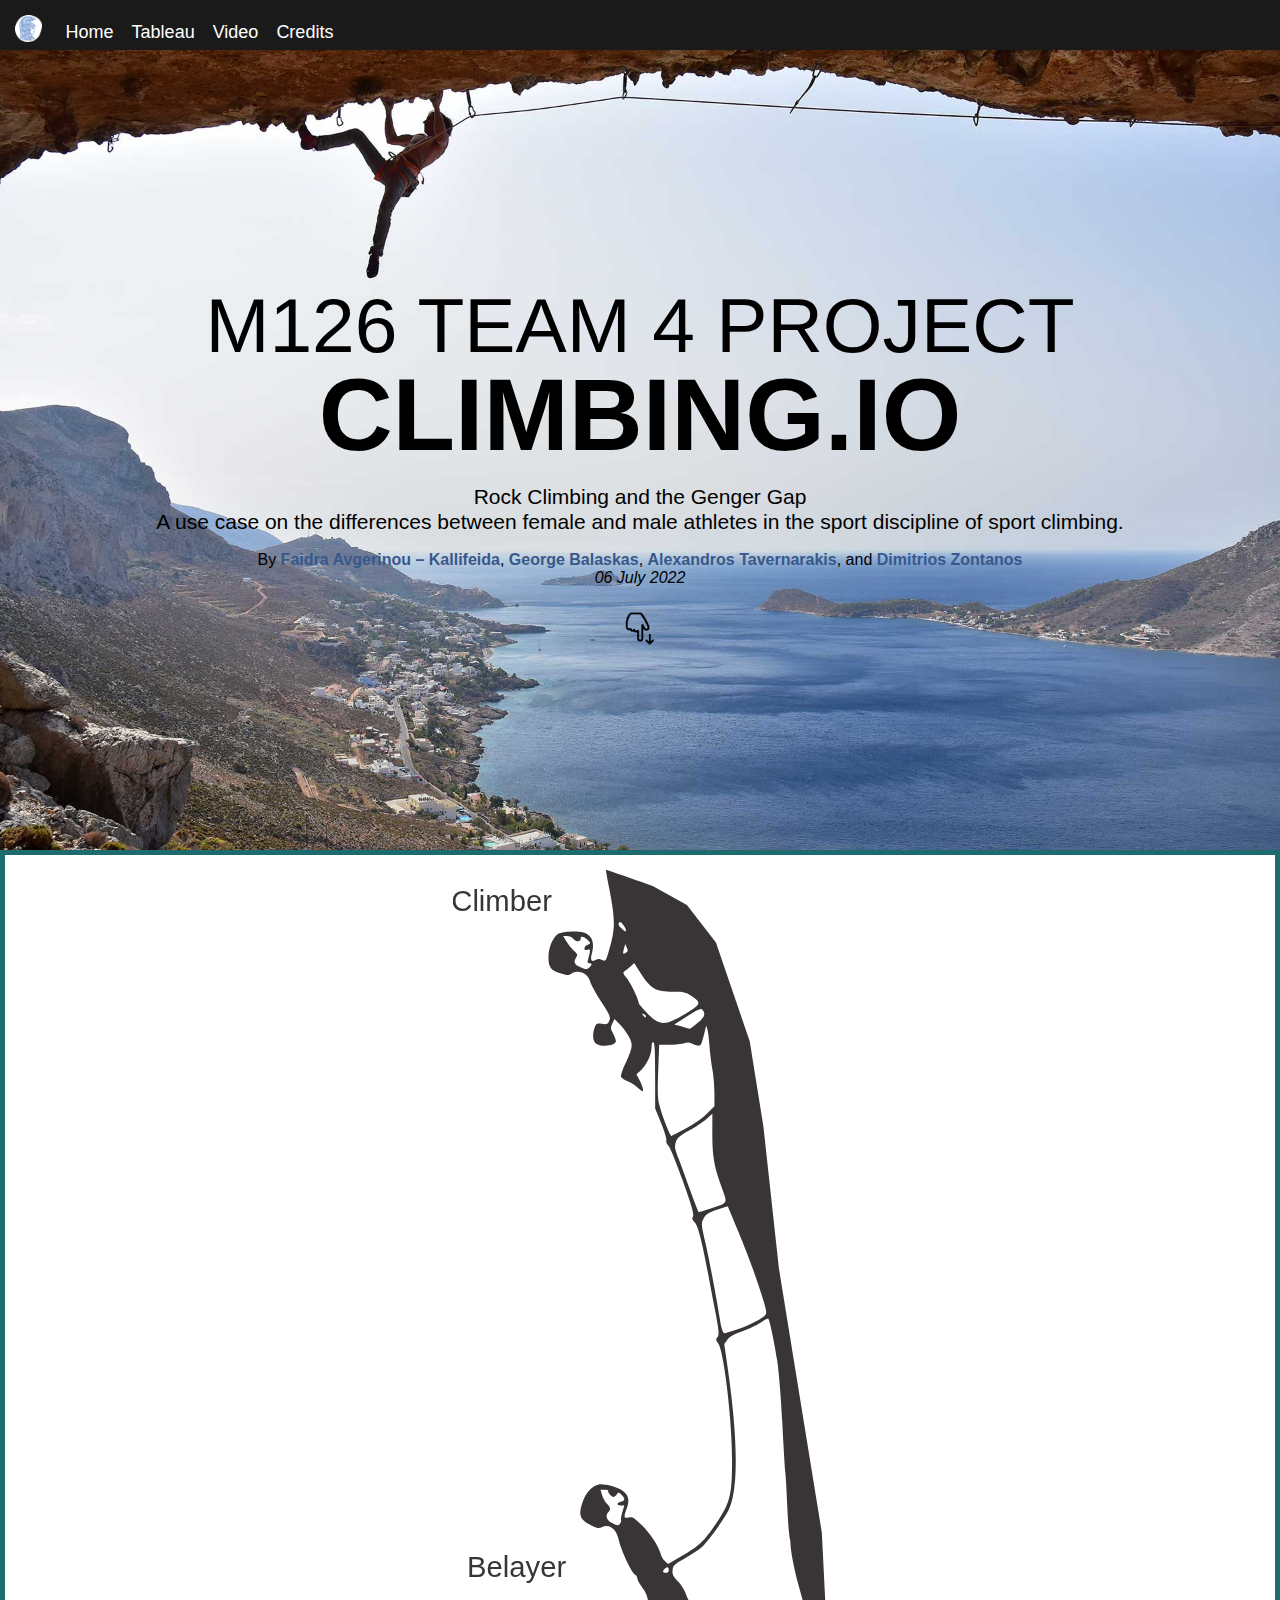
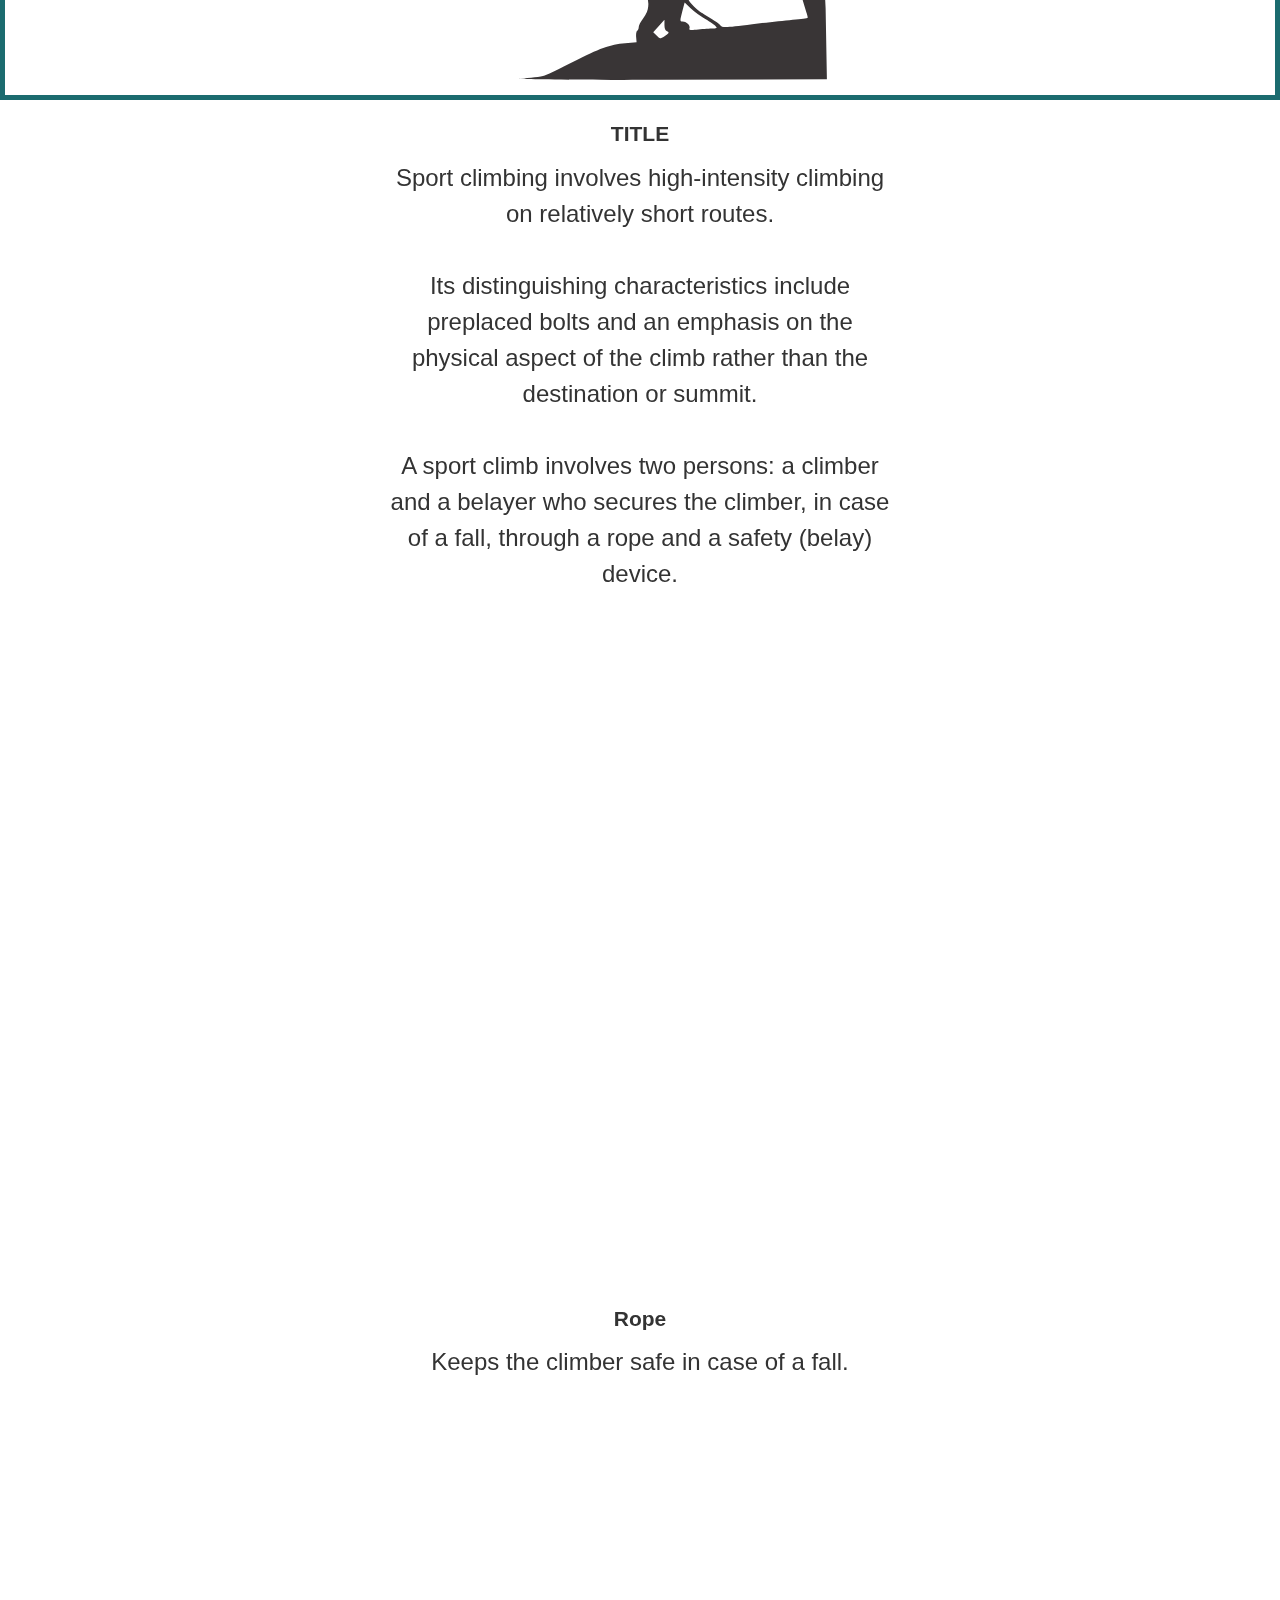
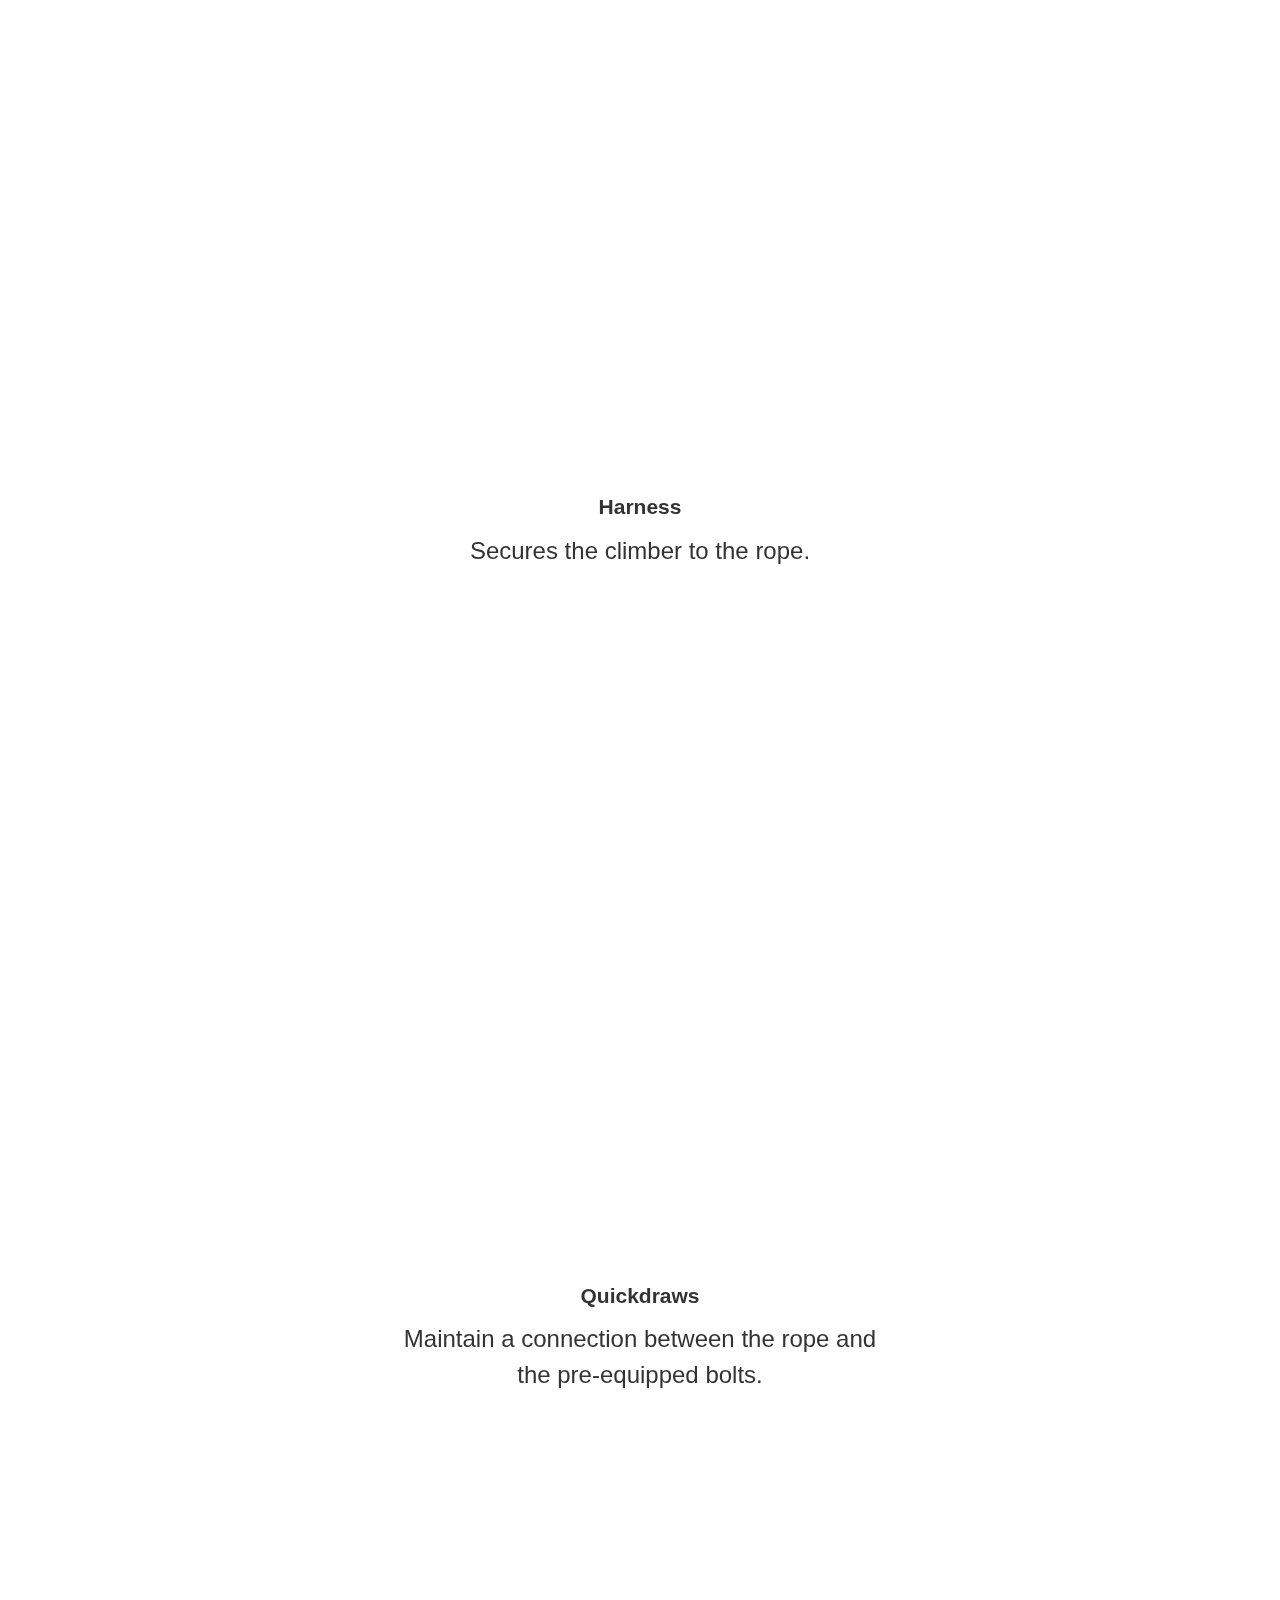
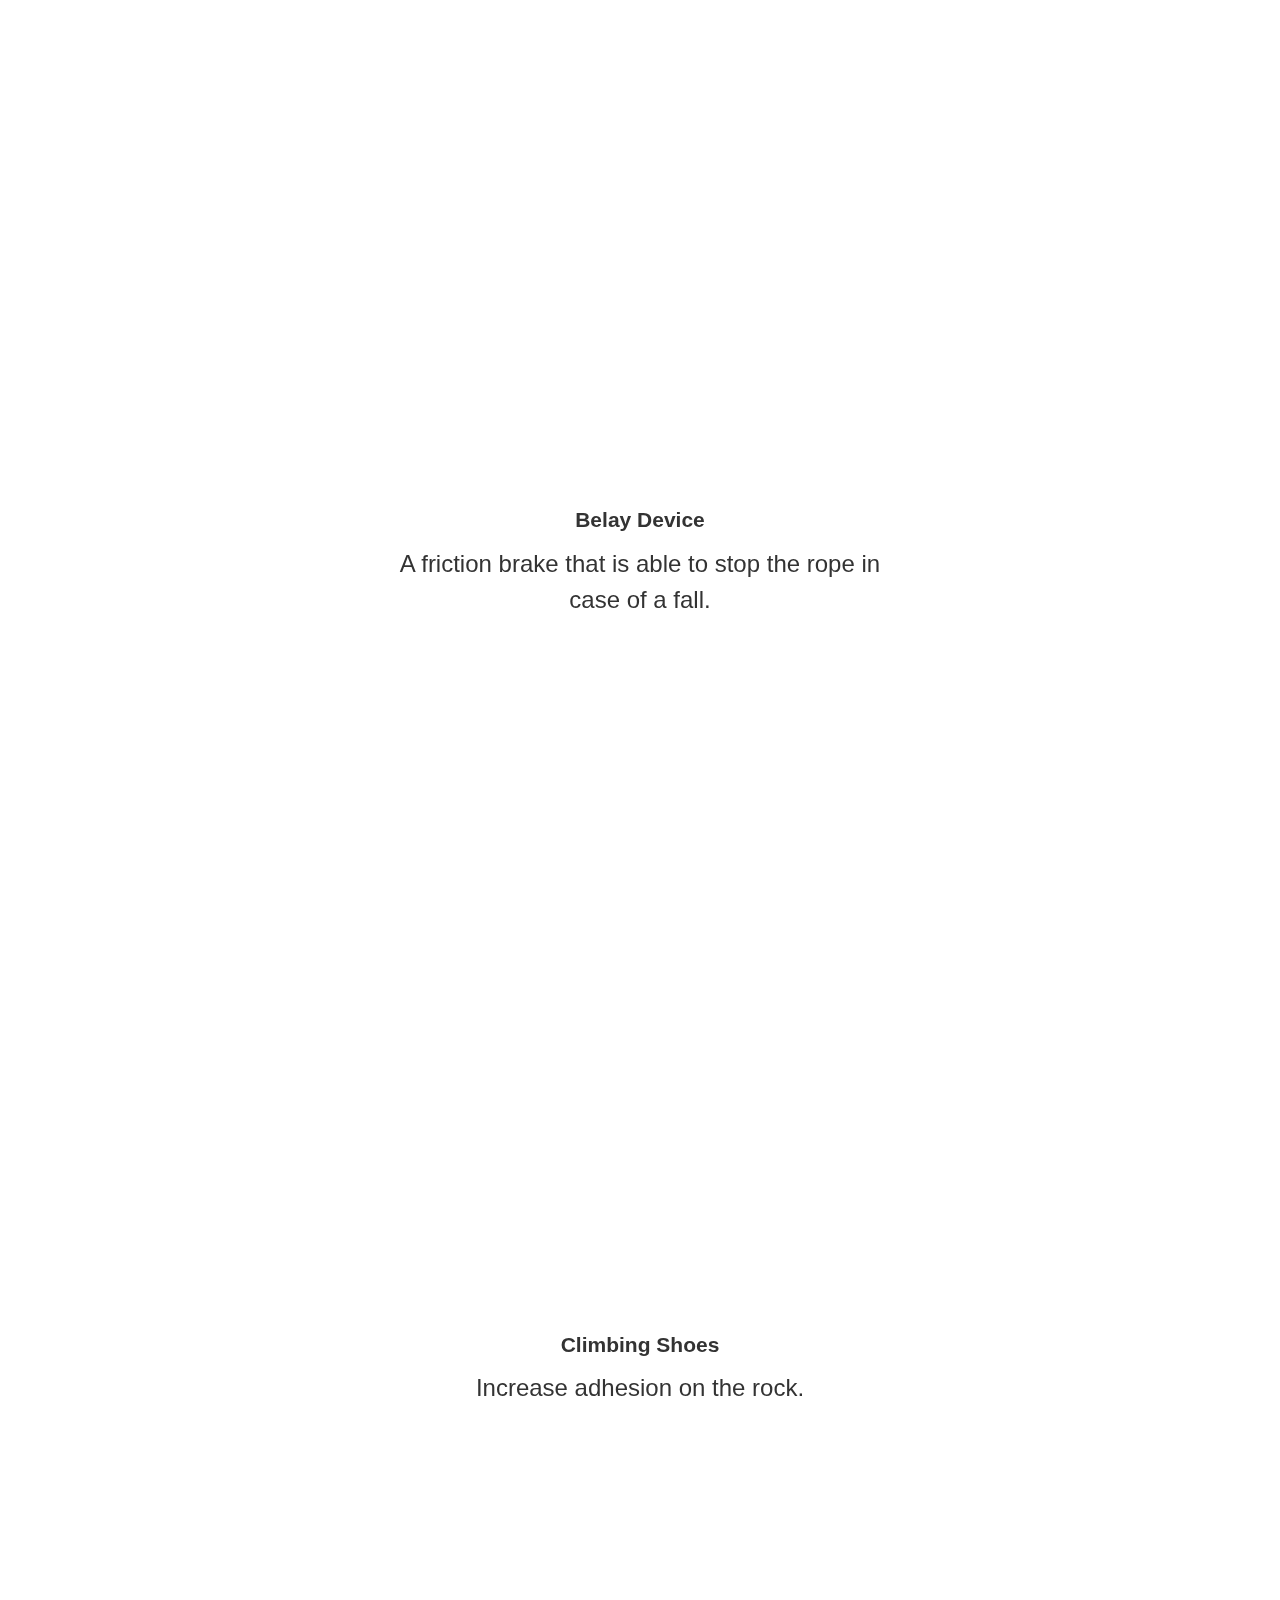
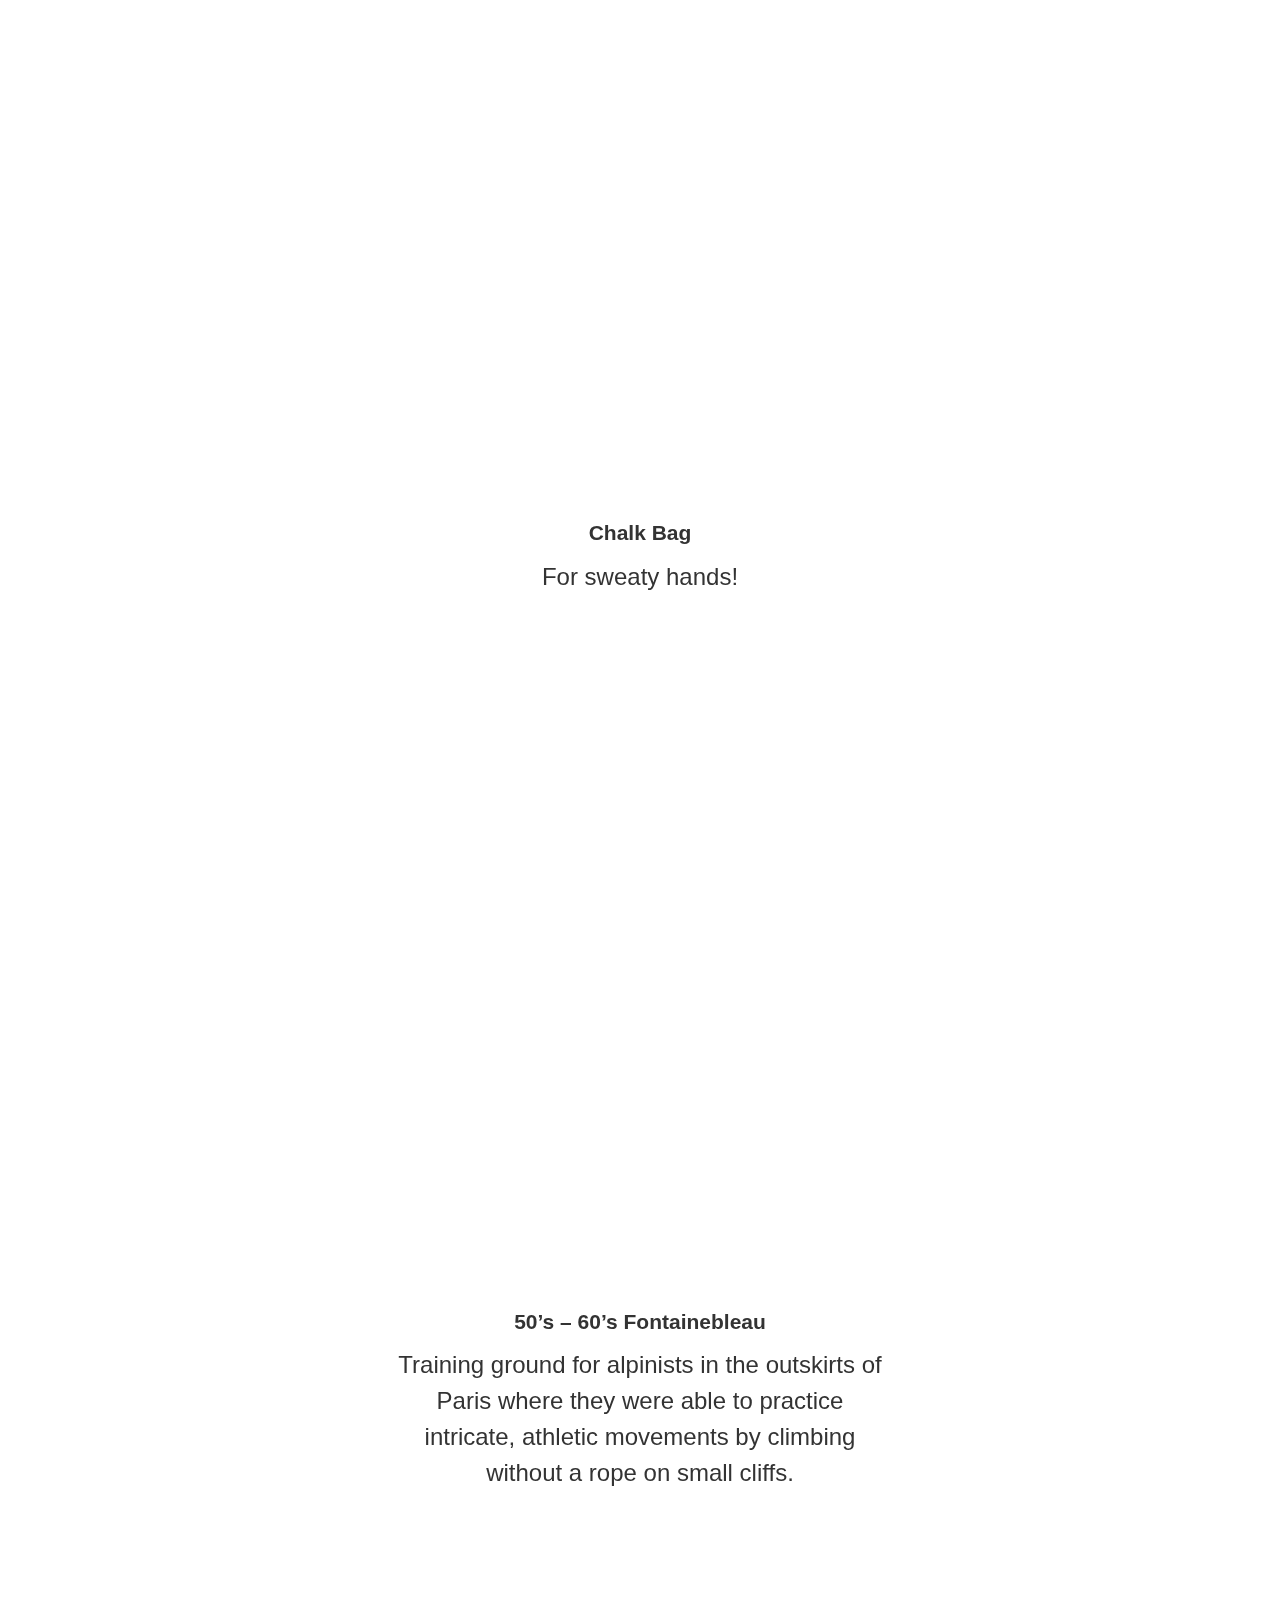
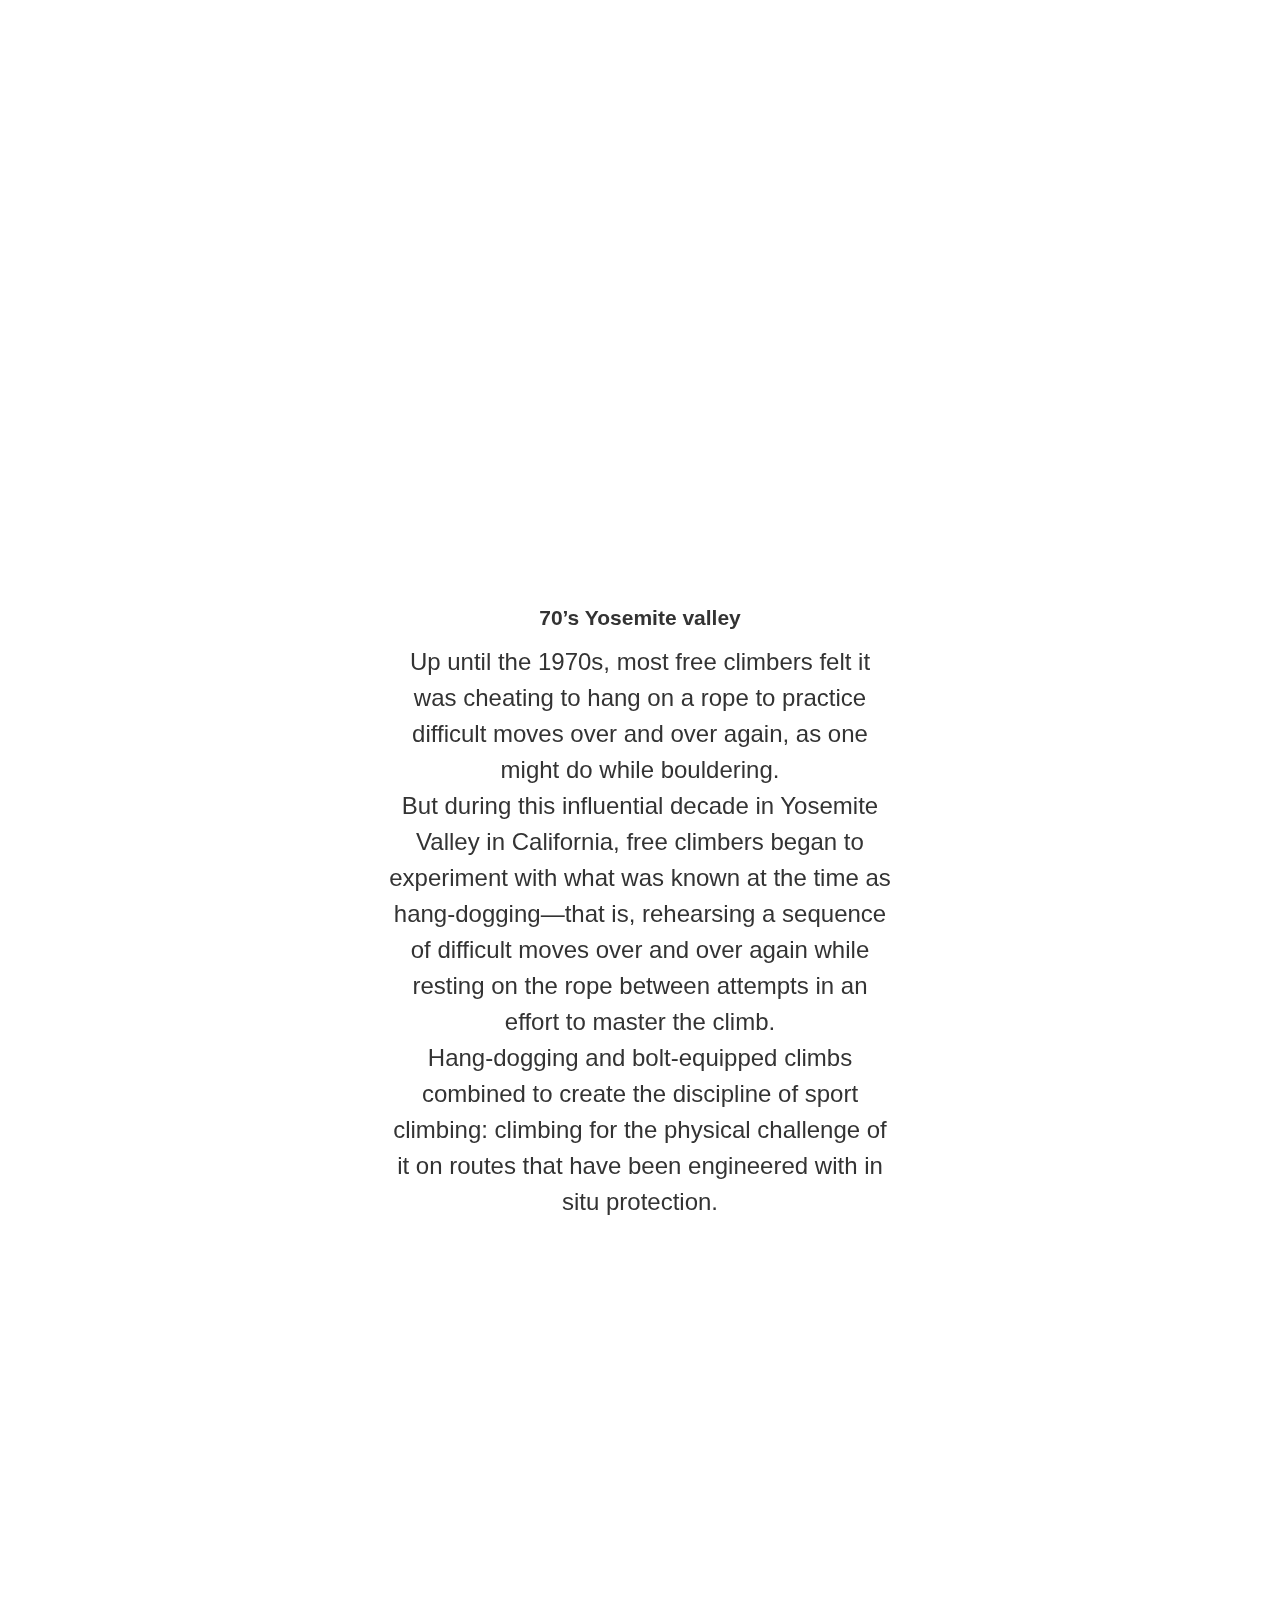
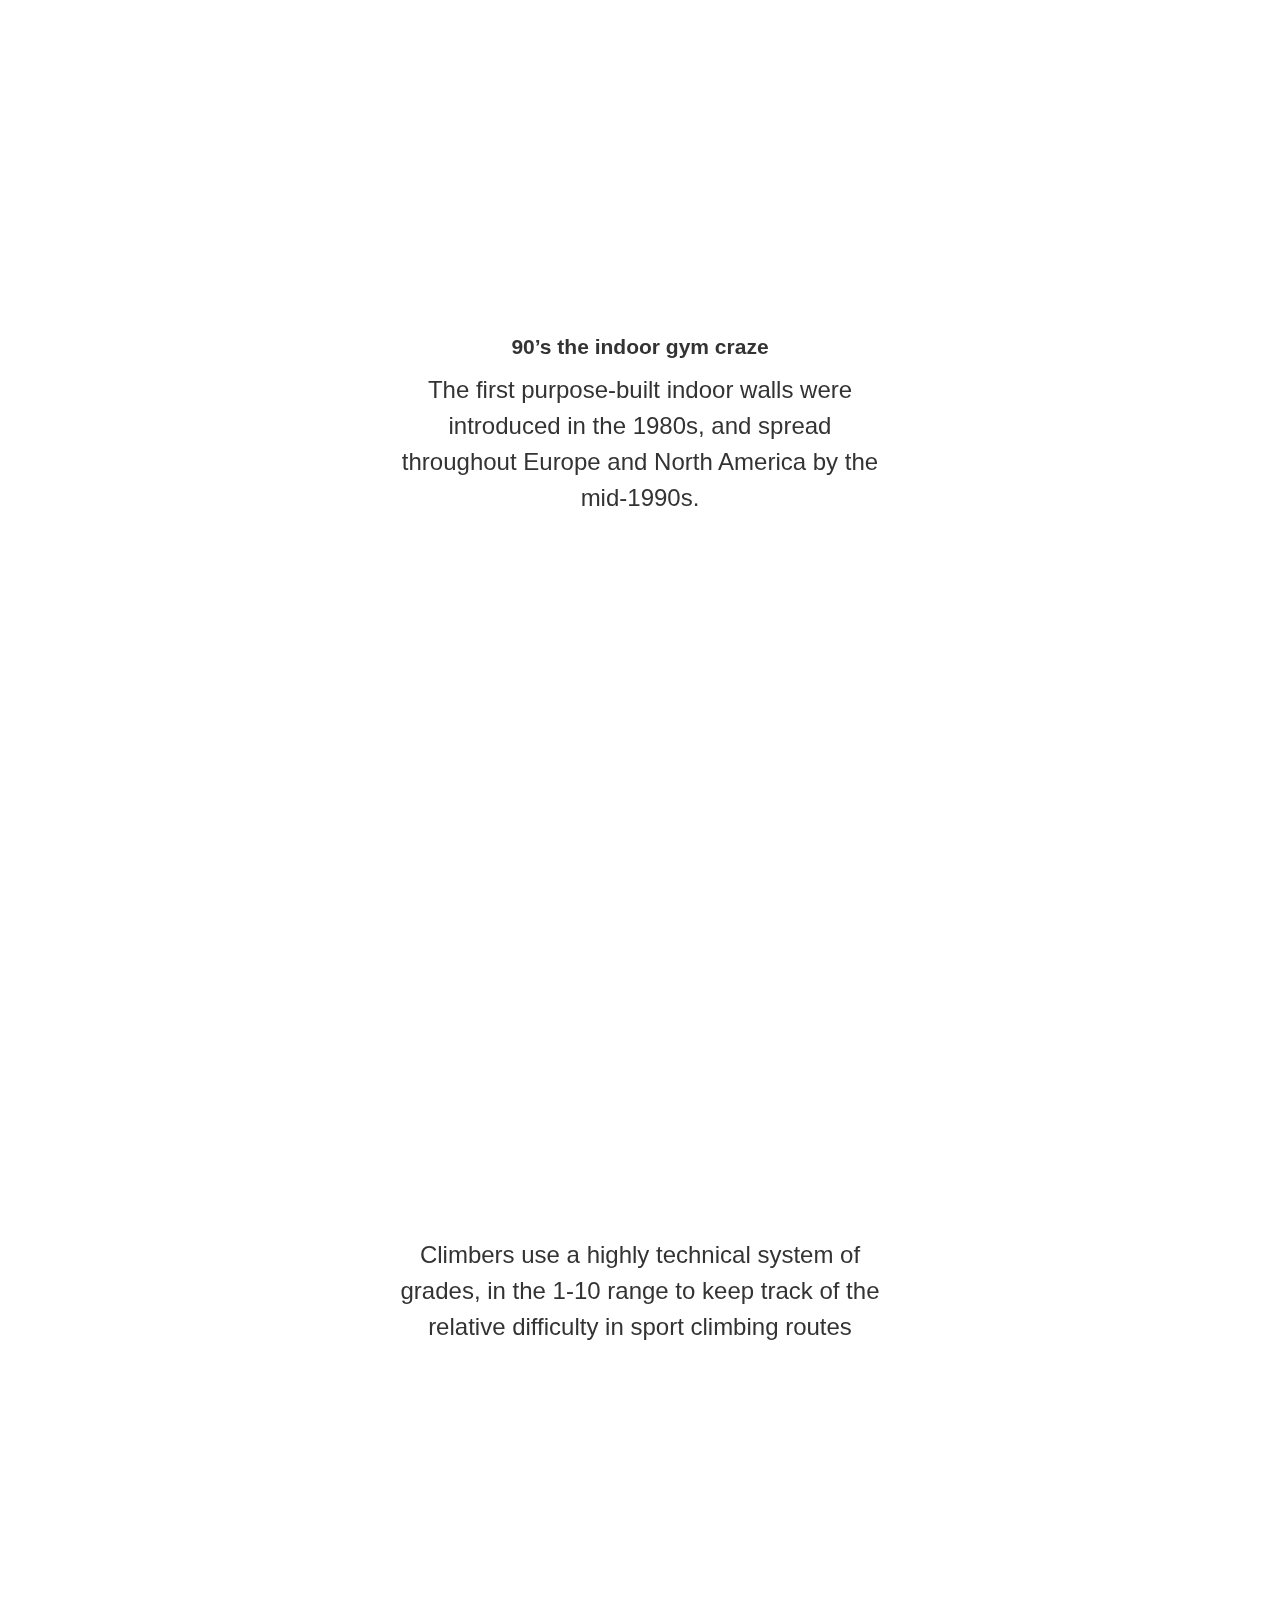
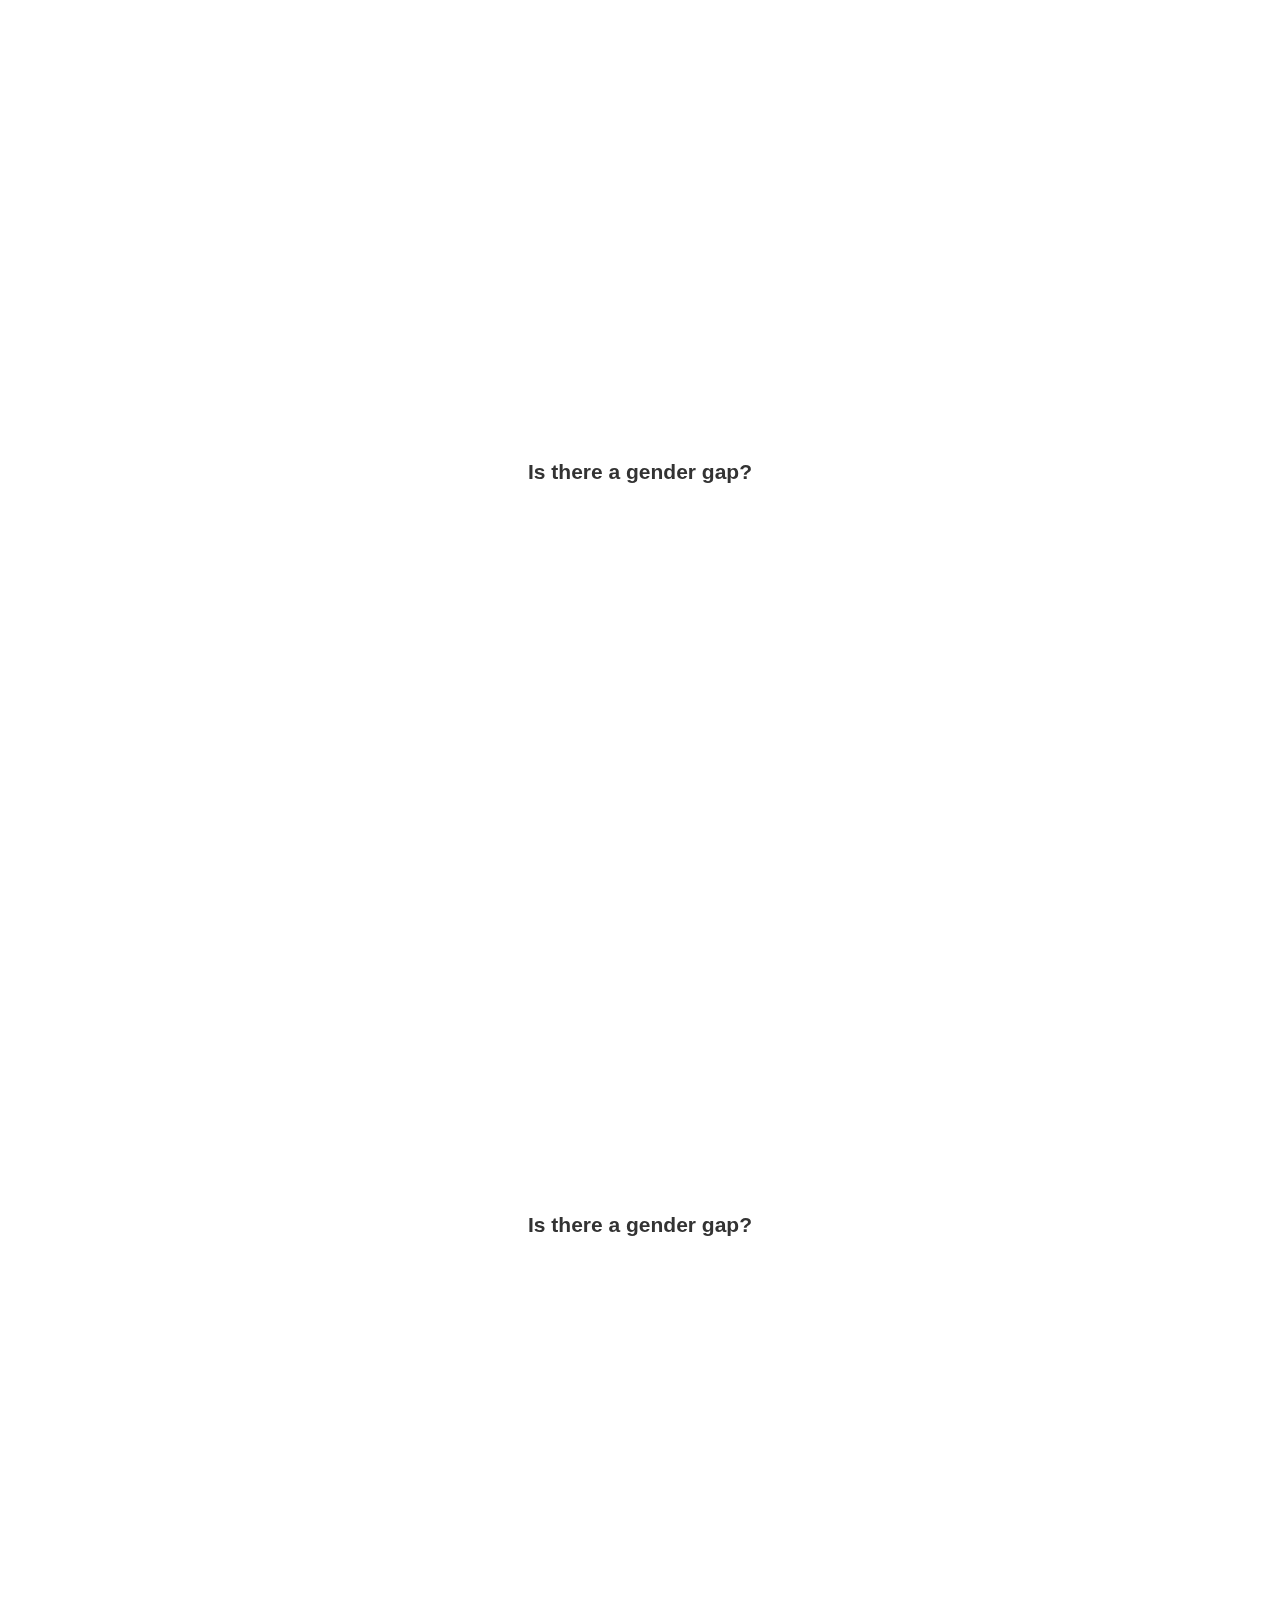
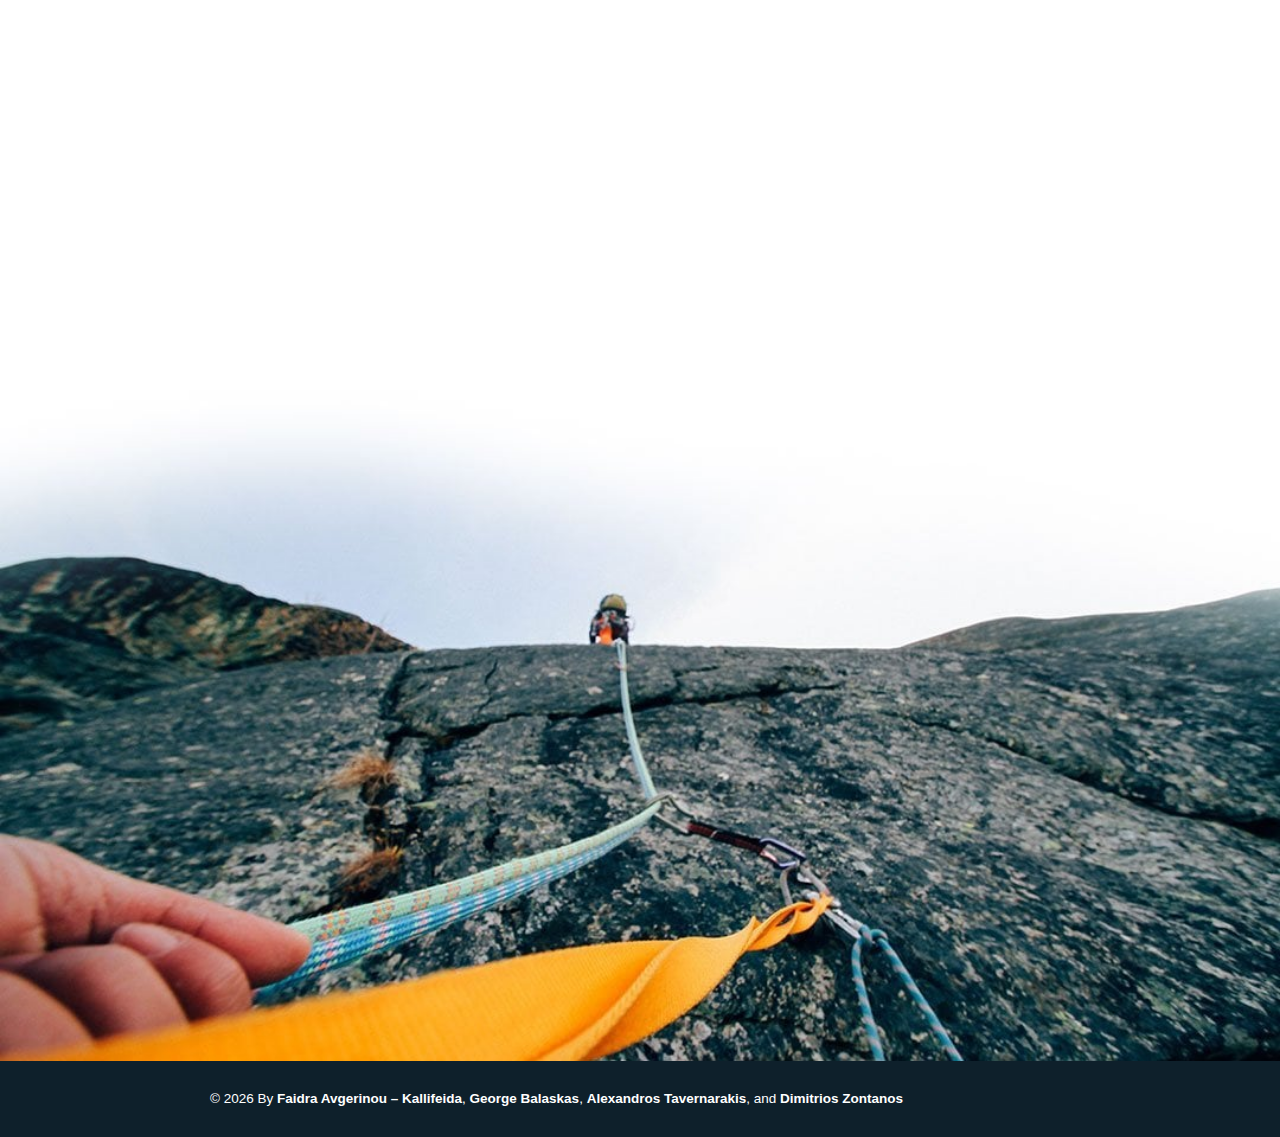
<file: index.htm>
﻿<!DOCTYPE html>
<html>
  <head>
    <meta charset="utf-8">
    <meta http-equiv="X-UA-Compatible" content="IE=edge">
    <meta name="viewport" content="width=device-width,initial-scale=1">
    <meta name="description" content="">
    <meta name="keywords" content="">
    <meta name="apple-mobile-web-app-capable" content="yes">
    <meta name="apple-touch-fullscreen" content="yes">

    <title>M126 Team Final Project</title>
    
    <link rel="stylesheet" href="./css/fullpage.min.css">

    <link href="css?family=Roboto+Condensed:300,400,700|Roboto:300,400,400i,700,700i" rel="stylesheet">
    <link rel="stylesheet" href="./css/style.css">
    <link rel="shortcut icon" href="./images/favicon.png">
    <link rel="apple-touch-icon-precomposed" href="./images/favicon.png" sizes="144x144">

    <!--// DTM //-->
    <script id="adobe_dtm" type="text/javascript" src="./scripts/satelliteLib-a9d46808a35b7b8034adfab1d8207407222304d5.js"></script>

    <script src="./scripts/addthis_widget.js#pubid=ra-56f2f91059d6f875"></script>
  </head>

  <body>
    <header id="navbar" role="navigation" class="navbar navbar-default navbar-fixed-top">
      <div>
        <a href="https://www.uoa.gr" class="navbar-brand"><img id="navbarimg" alt="Science" src="./images/uoa_footer_logo.png"></a>
      </div>
      <nav class="minimal-header__nav">
        <ul class="minimal-header__navlist">
          <li class="minimal-header__navitem">
            <a href="./index.htm">Home</a>
          </li>
          <li class="minimal-header__navitem">
            <a href="./tableau.html">Tableau</a>
          </li>
          <li class="minimal-header__navitem">
            <a href="#">Video</a>
          </li>
         
          <li class="minimal-header__navitem">
            <a href="#">Credits</a>
          </li>
        </ul>
      </nav>

      <div class="addthis_inline_share_toolbox_h50m"></div>
    </header>
    <div class="progress-bar"></div>

    <div class="section s1 cover">
      <div class="cover_content">
        <h1>M126 Team 4 Project<br><strong>Climbing.IO</strong></h1>
        <p class="cover_dek">
          Rock Climbing and the Genger Gap</br>
          A use case on the differences between female and male athletes in the sport discipline of sport climbing. 

        </p>
        <p class="byline">
          By
          <a href="#" target="_blank">
            Faidra Avgerinou – Kallifeida</a>,
            <a href="#" target="_blank">
              George Balaskas</a>,
          <a href="#" target="_blank">
            Alexandros Tavernarakis</a>, and
          <a href="#" target="_blank">Dimitrios Zontanos</a>
        </p>
        <p class="date"><em class="time">06 July 2022</em></p>
        <div class="scroll-prompt">
          <img class="swipedown-icon float" src="./images/swipedown.png">
        </div>
      </div>
    </div>

    <div class="article">
      <div id="scrolly">
        <figure id="sticky">
          <!-- <img class="imgbase" src="img/step-0.png" alt="" /> -->
          <img class="img-step img-step-0 is-active" src="./images/scrolly/climbing_cartoon.svg">
          <img class="img-step img-step-1" src="./images/scrolly/climbing_material_rope.svg" style="width:30%">
          <img class="img-step img-step-2" src="./images/scrolly/climbing_material_harn.svg" style="width:30%">
          <img class="img-step img-step-3" src="./images/scrolly/climbing_material_quick.svg" style="width:30%; height:50%">
          <img class="img-step img-step-4" src="./images/scrolly/climbing_material_belay.svg" style="width:30% ; height:50%">
          <img class="img-step img-step-5" src="./images/scrolly/climbing_material_shoe.svg" style="width:30%; height:50%">
          <img class="img-step img-step-6" src="./images/scrolly/climbing_material_chalk.svg" style="width:30% ; height:50%">
          <img class="img-step img-step-7 transition" src="./images/scrolly/step-2.jpg">
          <img class="img-step img-step-8 transition" src="./images/scrolly/step-3.png">
          <img class="img-step img-step-9 transition" src="./images/scrolly/step-4.png">
          <img class="img-step img-step-10 transition" src="./images/scrolly/step-5.png">
          <img class="img-step img-step-11 transition" src="./images/scrolly/imageb3.png">
          <img class="img-step img-step-12" src="./images/scrolly/imageb5.png">

        </figure>

        <div class="scroll-scenes">
          <div class="step step-0" data-step="0">
            <div class="scroll-text step-0">
              <div class="step-subhed">TITLE</div>
              <p style="font-size: 150%">
                Sport climbing involves high-intensity climbing on relatively short routes. </br></br>
                Its distinguishing characteristics include preplaced bolts and an emphasis on the physical aspect of the climb rather than the destination or summit.   </br></br>
                A sport climb involves two persons: a climber and a belayer who secures  the climber,  in case of a fall, through a rope and a safety (belay) device. </br>

              </p>
            </div>
          </div>

          <div class="step step-1" data-step="1">
            <div class="scroll-text step-1">
              <div class="step-subhed">Rope</div>
              <p style="font-size: 150%">
                Keeps the  climber safe in case of a fall. 
              </p>
            </div>
          </div>
       
          <div class="step step-2" data-step="2">
            <div class="scroll-text step-2">
              <div class="step-subhed">Harness</div>
              <p style="font-size: 150%">
                Secures the climber to the rope.
              </p>
            </div>
          </div>

          <div class="step step-3" data-step="3">
            <div class="scroll-text step-3">
              <div class="step-subhed">Quickdraws</div>
              <p style="font-size: 150%">
                Maintain a connection between the rope and the pre-equipped bolts. 
              </p>
            </div>
          </div>

          <div class="step step-4" data-step="4">
            <div class="scroll-text step-4">
              <div class="step-subhed">Belay Device</div>
              <p style="font-size: 150%">
                A friction brake that is able to stop the rope in case of a fall.
              </p>
            </div>
          </div>

          <div class="step step-5" data-step="5">
            <div class="scroll-text step-5">
              <div class="step-subhed">Climbing Shoes</div>
              <p style="font-size: 150%">
                Increase adhesion on the rock.
              </p>
            </div>
          </div>

          <div class="step step-6" data-step="6">
            <div class="scroll-text step-6">
              <div class="step-subhed">Chalk Bag</div>
              <p style="font-size: 150%">
                For sweaty hands!
              </p>
            </div>
          </div>
  
          <div class="step step-7" data-step="7">
            <div class="scroll-text step-7">
              <div class="step-subhed">50’s – 60’s Fontainebleau</div>
              <p style="font-size: 150%">
                Training ground for alpinists in the outskirts of Paris where they were able to practice intricate,
                athletic movements by climbing without a rope on small cliffs.
              </p>
            </div>
          </div>
        
          <div class="step step-8" data-step="8">
            <div class="scroll-text step-8">
              <div class="step-subhed">70’s Yosemite valley</div>
                <p style="font-size: 150%">
                  Up until the 1970s, most free climbers felt it was cheating to hang on a rope to practice difficult moves over and over again, as one might do while bouldering. </br>
                  But during this influential decade in Yosemite Valley in California, free climbers began to experiment with what was known at the time as hang-dogging—that is, rehearsing a sequence of difficult moves over and over again while resting on the rope between attempts in an effort to master the climb.</br>
                  Hang-dogging and bolt-equipped climbs combined to create the discipline of sport climbing: climbing for the physical challenge of it on routes that have been engineered with in situ protection.

              </p>
            </div>
          </div>

          <div class="step step-9" data-step="9">
            <div class="scroll-text step-9">
              <div class="step-subhed">90’s the indoor gym craze</div>
                <p style="font-size: 150%">
                  The first purpose-built indoor walls were introduced in the 1980s, 
                  and spread throughout Europe and North America by the mid-1990s.


              </p>
            </div>
          </div>
          
          <div class="step step-9" data-step="10">
            <div class="scroll-text step-10">
              <div class="step-subhed"></div>
                <p style="font-size: 150%">
                  Climbers use a highly technical system of grades, 
                  in the 1-10 range to keep track of  the relative difficulty in sport climbing routes
              </p>
            </div>
          </div>
          
          <div class="step step-11" data-step="11">
            <div class="scroll-text step-11">
              <div class="step-subhed">Is there a gender gap?</div>
                <p style="font-size: 150%">
                </p>
            </div>
          </div>

          <div class="step step-12" data-step="12">
            <div class="scroll-text step-12">
              <div class="step-subhed">Is there a gender gap?</div>
                <p style="font-size: 150%">
                  
              </p>
            </div>
          </div>

        </div>
      </div>
    
    </div>


    <img class="closing_video opener_video" src="./images/rock_climbing_footer.jpg">
    <footer class="row--footer">
      <div class="container container--footer">
        <div class="footer__header">
          
        </div>

        <div class="footer__body">
          <p class="copyright-statement">
            &copy;
            <script type="text/javascript">
              document.write(new Date().getFullYear());
            </script>
       
            By
            <a href="#" target="_blank">
              Faidra Avgerinou – Kallifeida</a>,
              <a href="#" target="_blank">
                George Balaskas</a>,
            <a href="#" target="_blank">
              Alexandros Tavernarakis</a>, and
            <a href="#" target="_blank">Dimitrios Zontanos</a>
       
          </p>
         
        </div>
      </div>
    </footer>

    <script src="./scripts/intersection-observer.js"></script>
    <!-- <script src="https://ajax.googleapis.com/ajax/libs/jquery/1.11.2/jquery.min.js"></script> -->
    <script src="./scripts/scripts.js"></script>
    <script src="./scripts/script.js"></script>

    <script type="text/javascript">
      <!--//--><![CDATA[//><!--_satellite.pageBottom();//--><!]]>
    </script>
  </body>
</html>
</file>
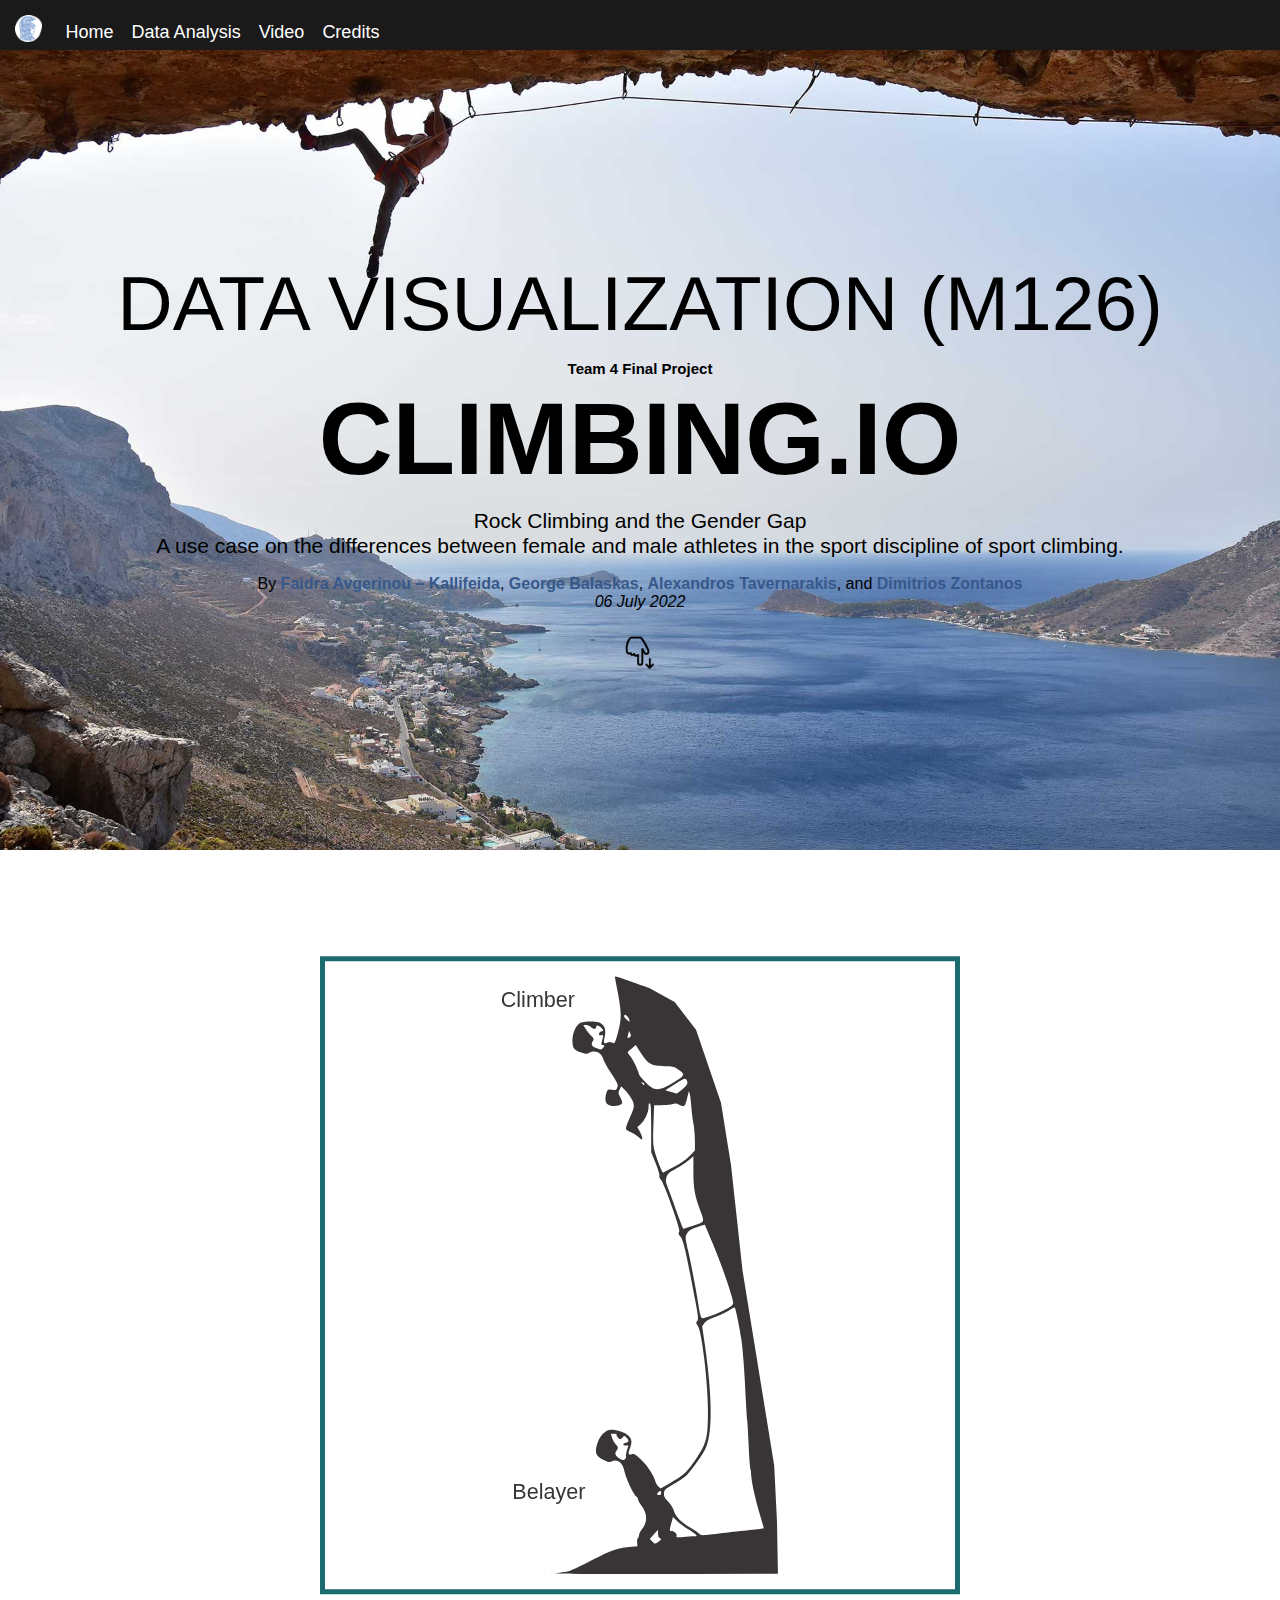
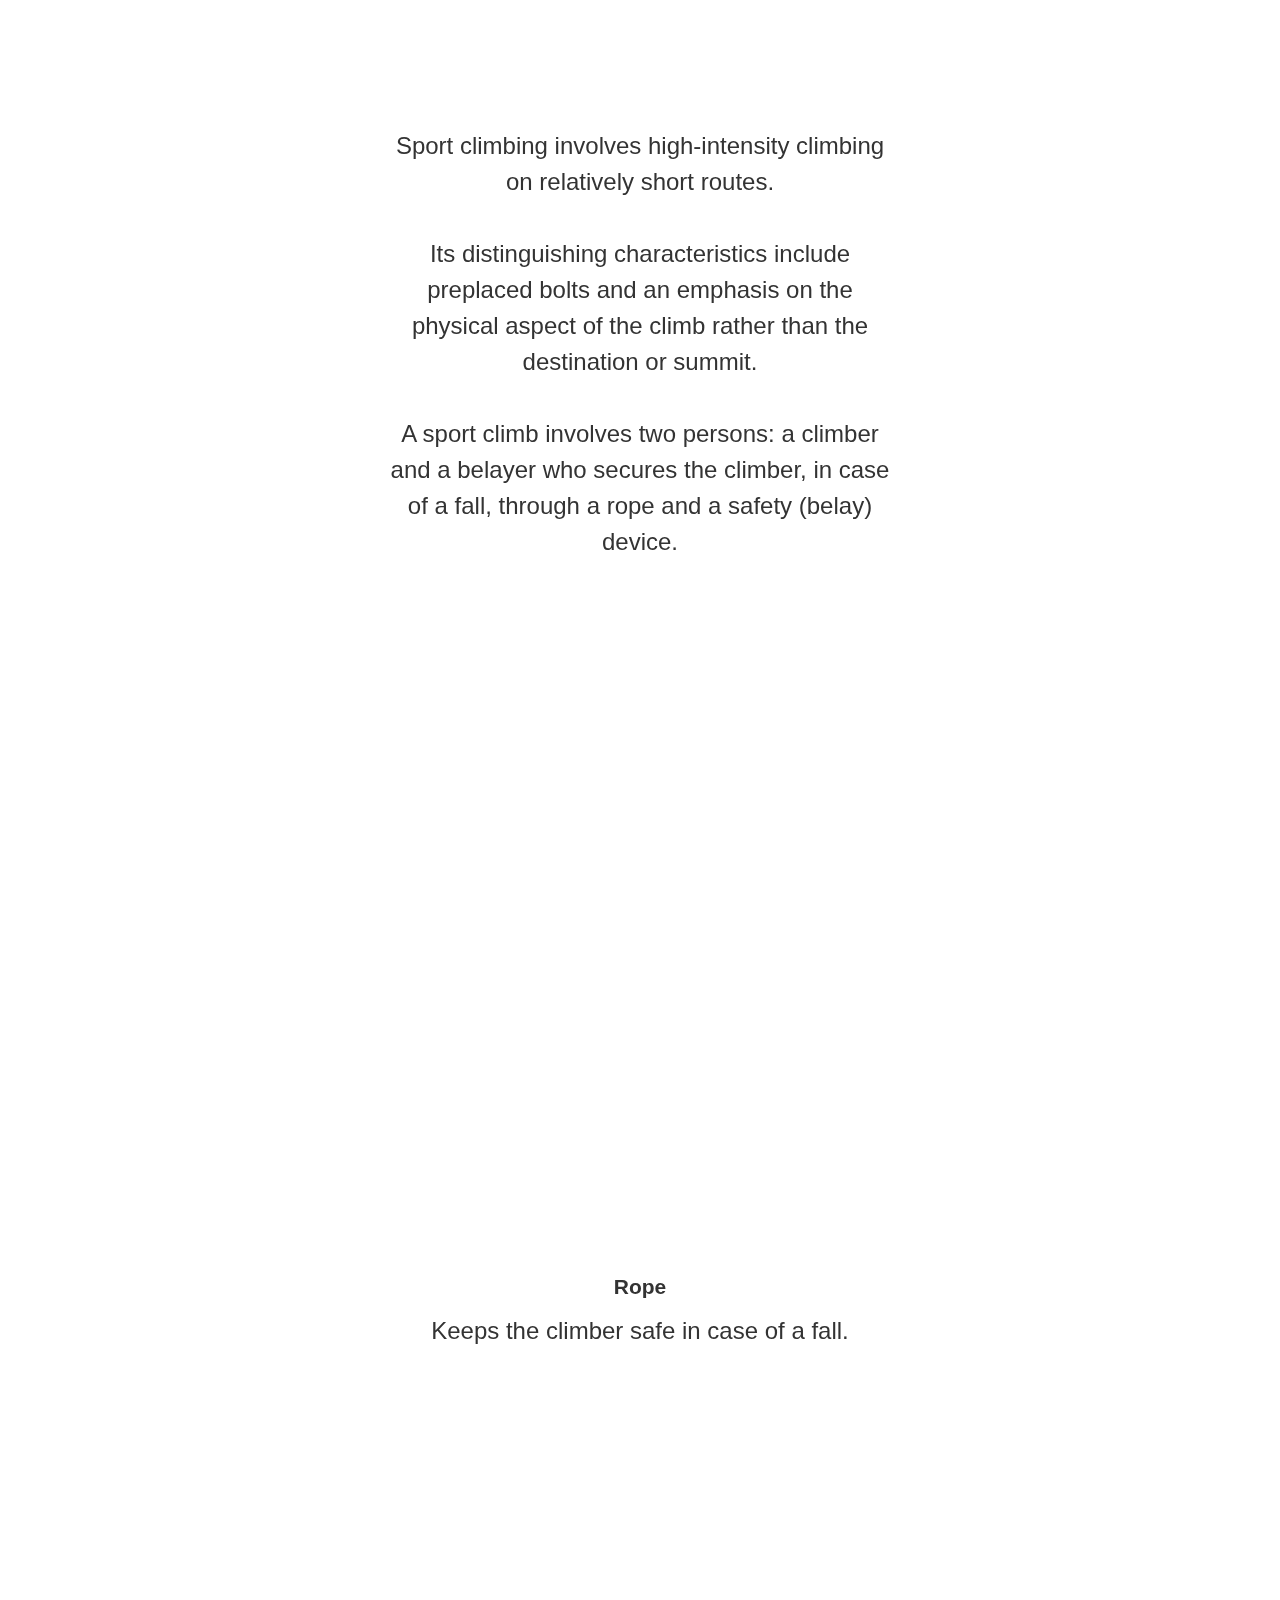
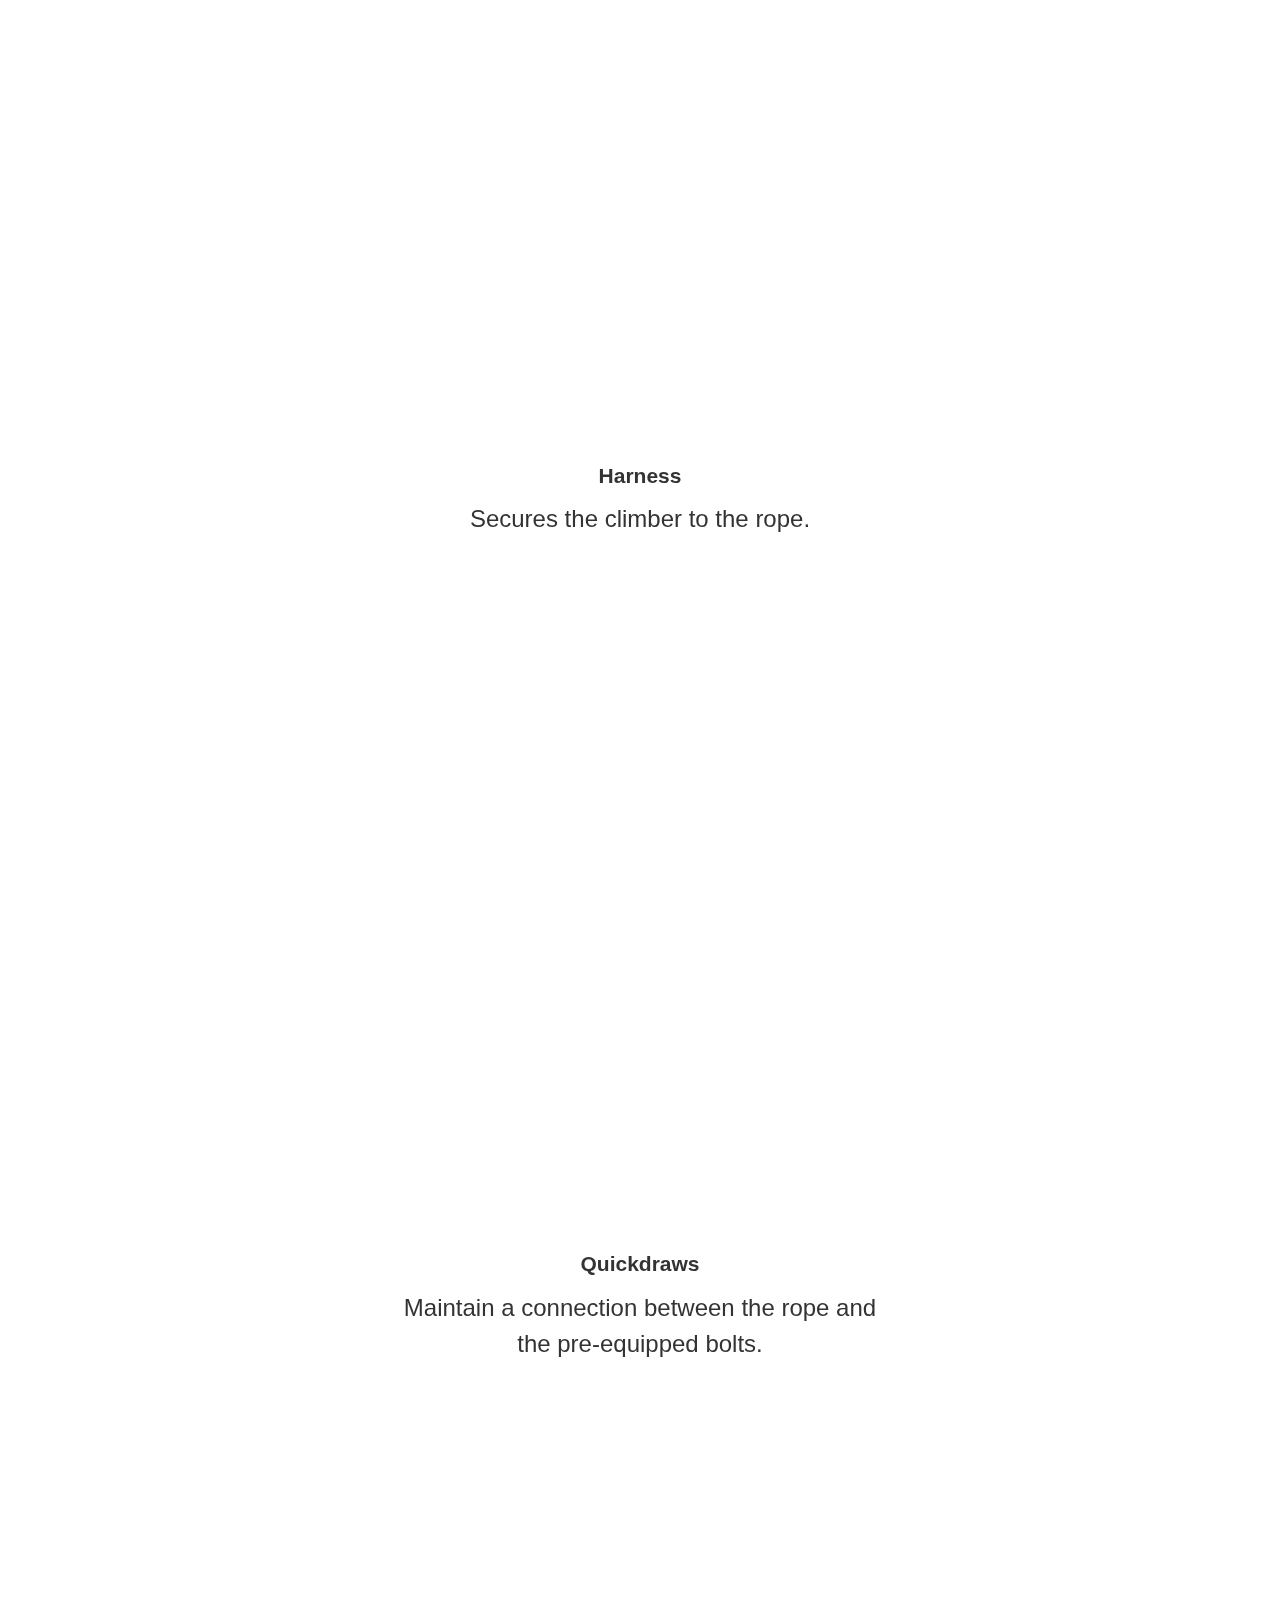
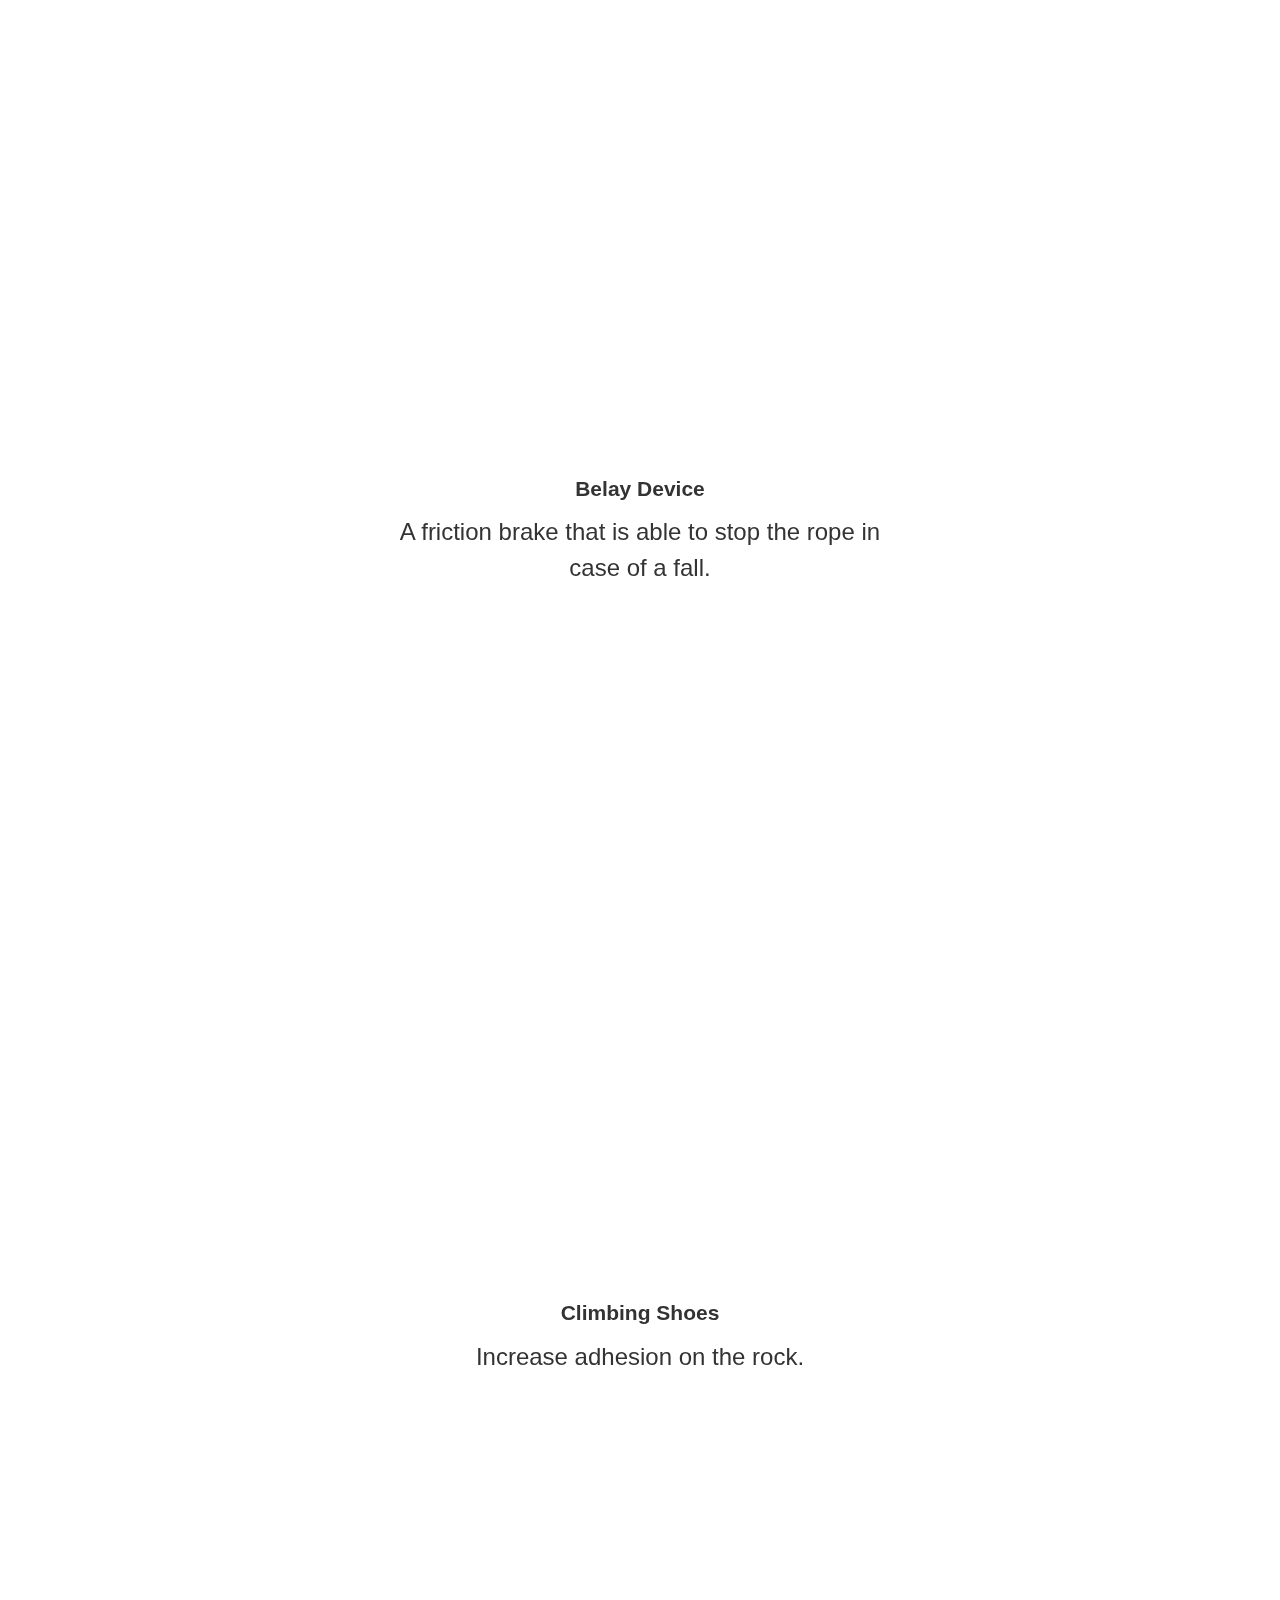
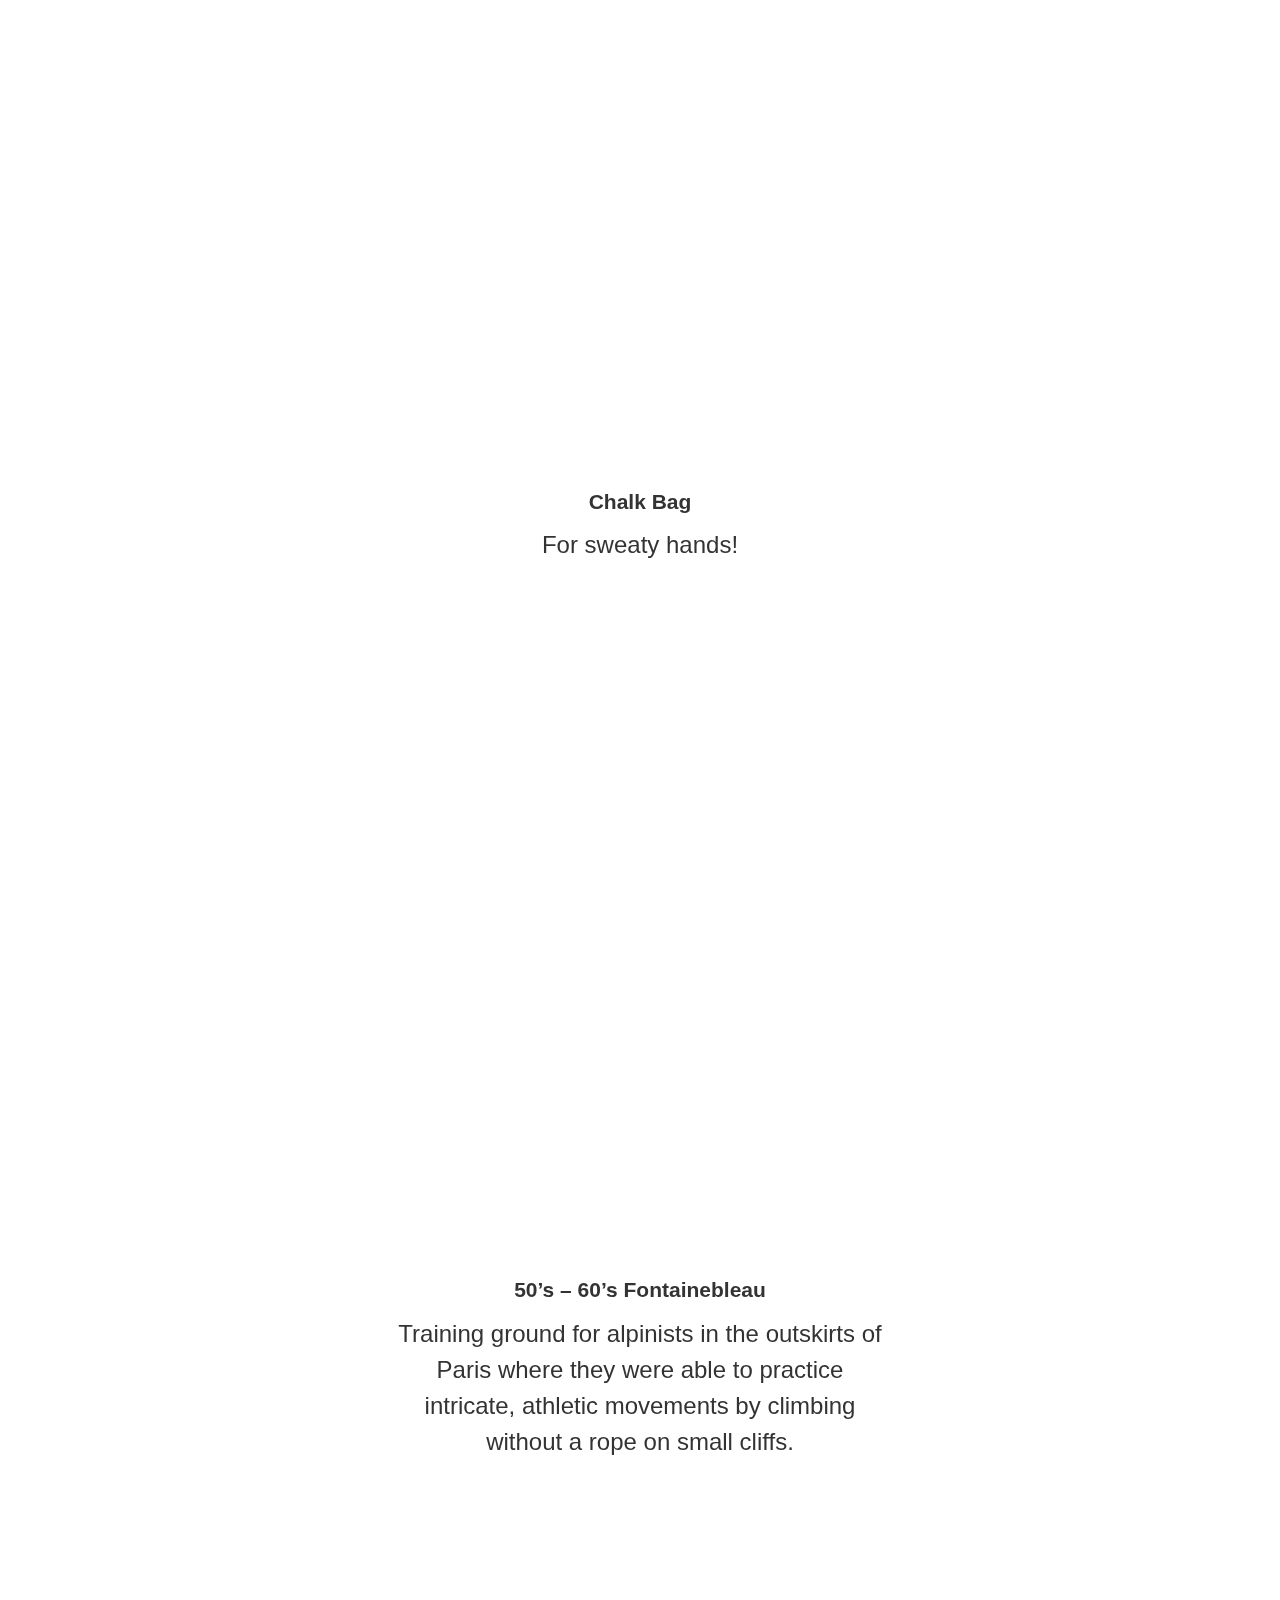
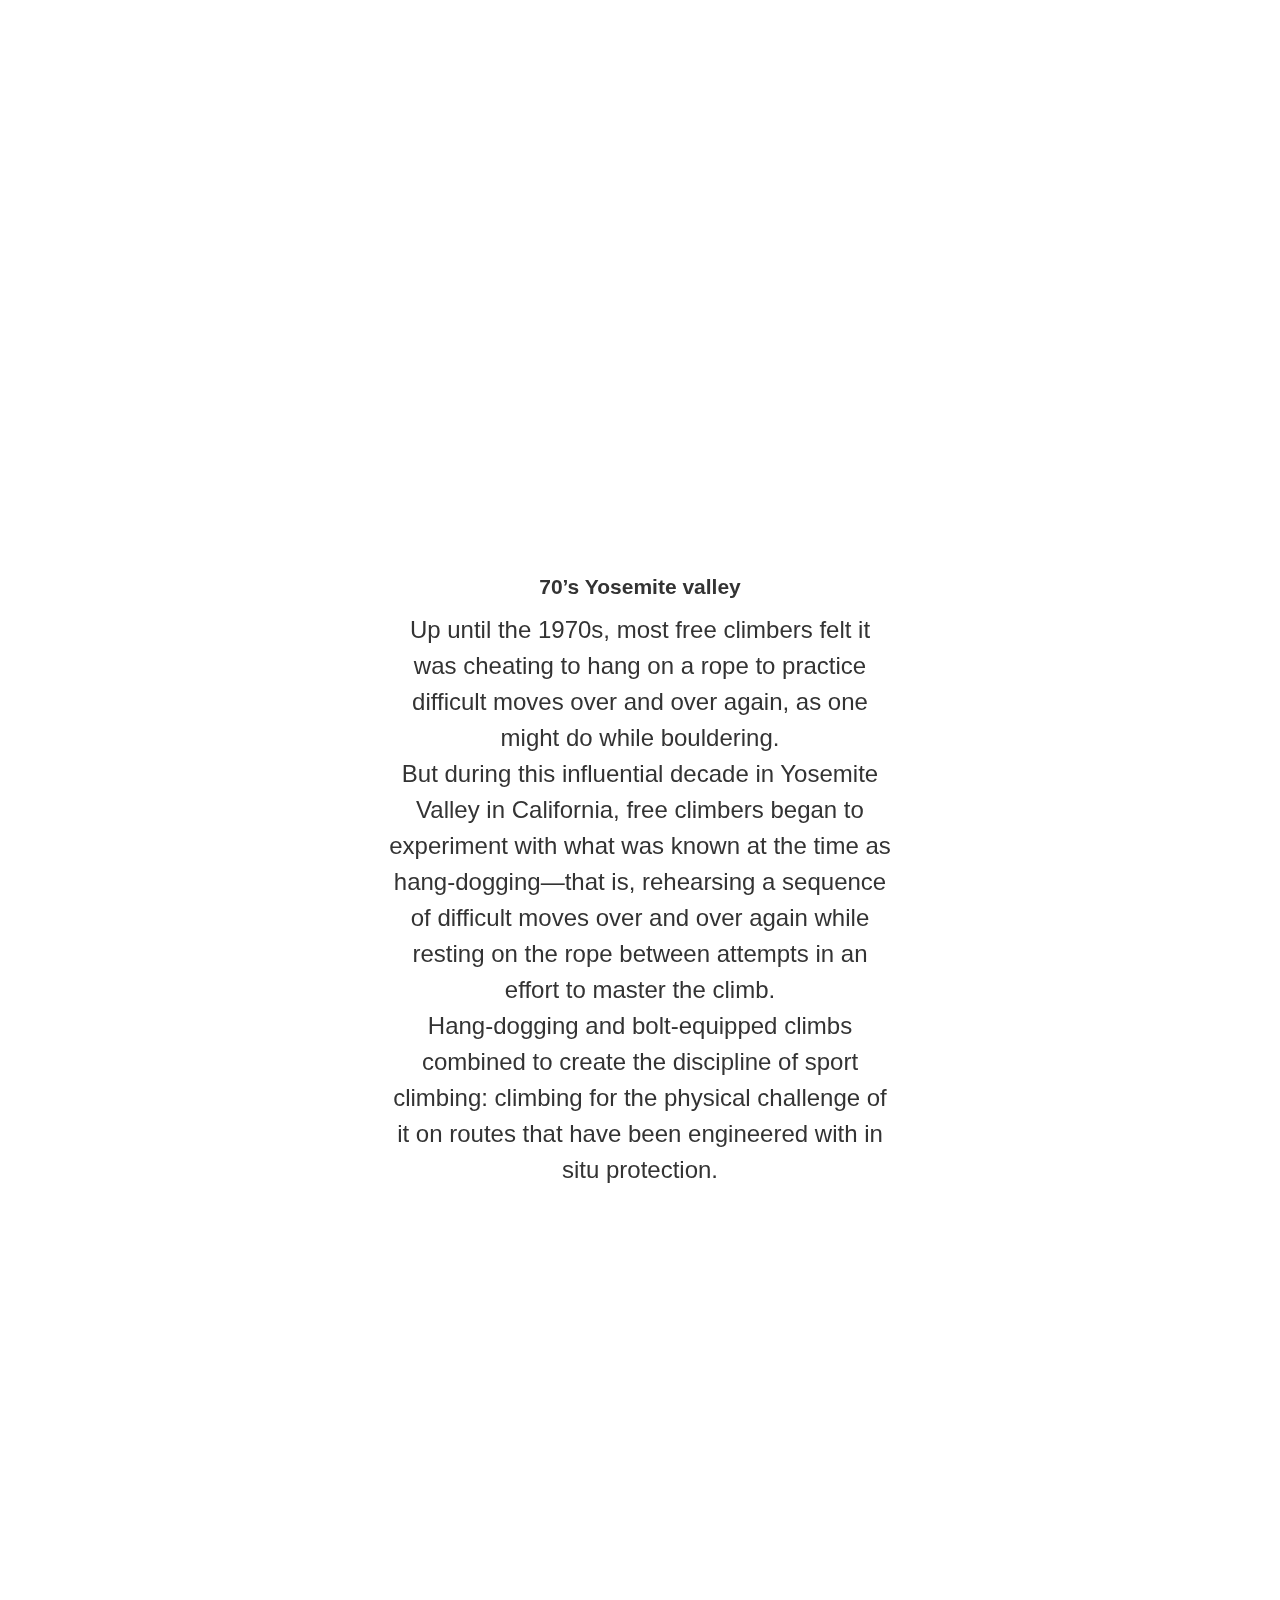
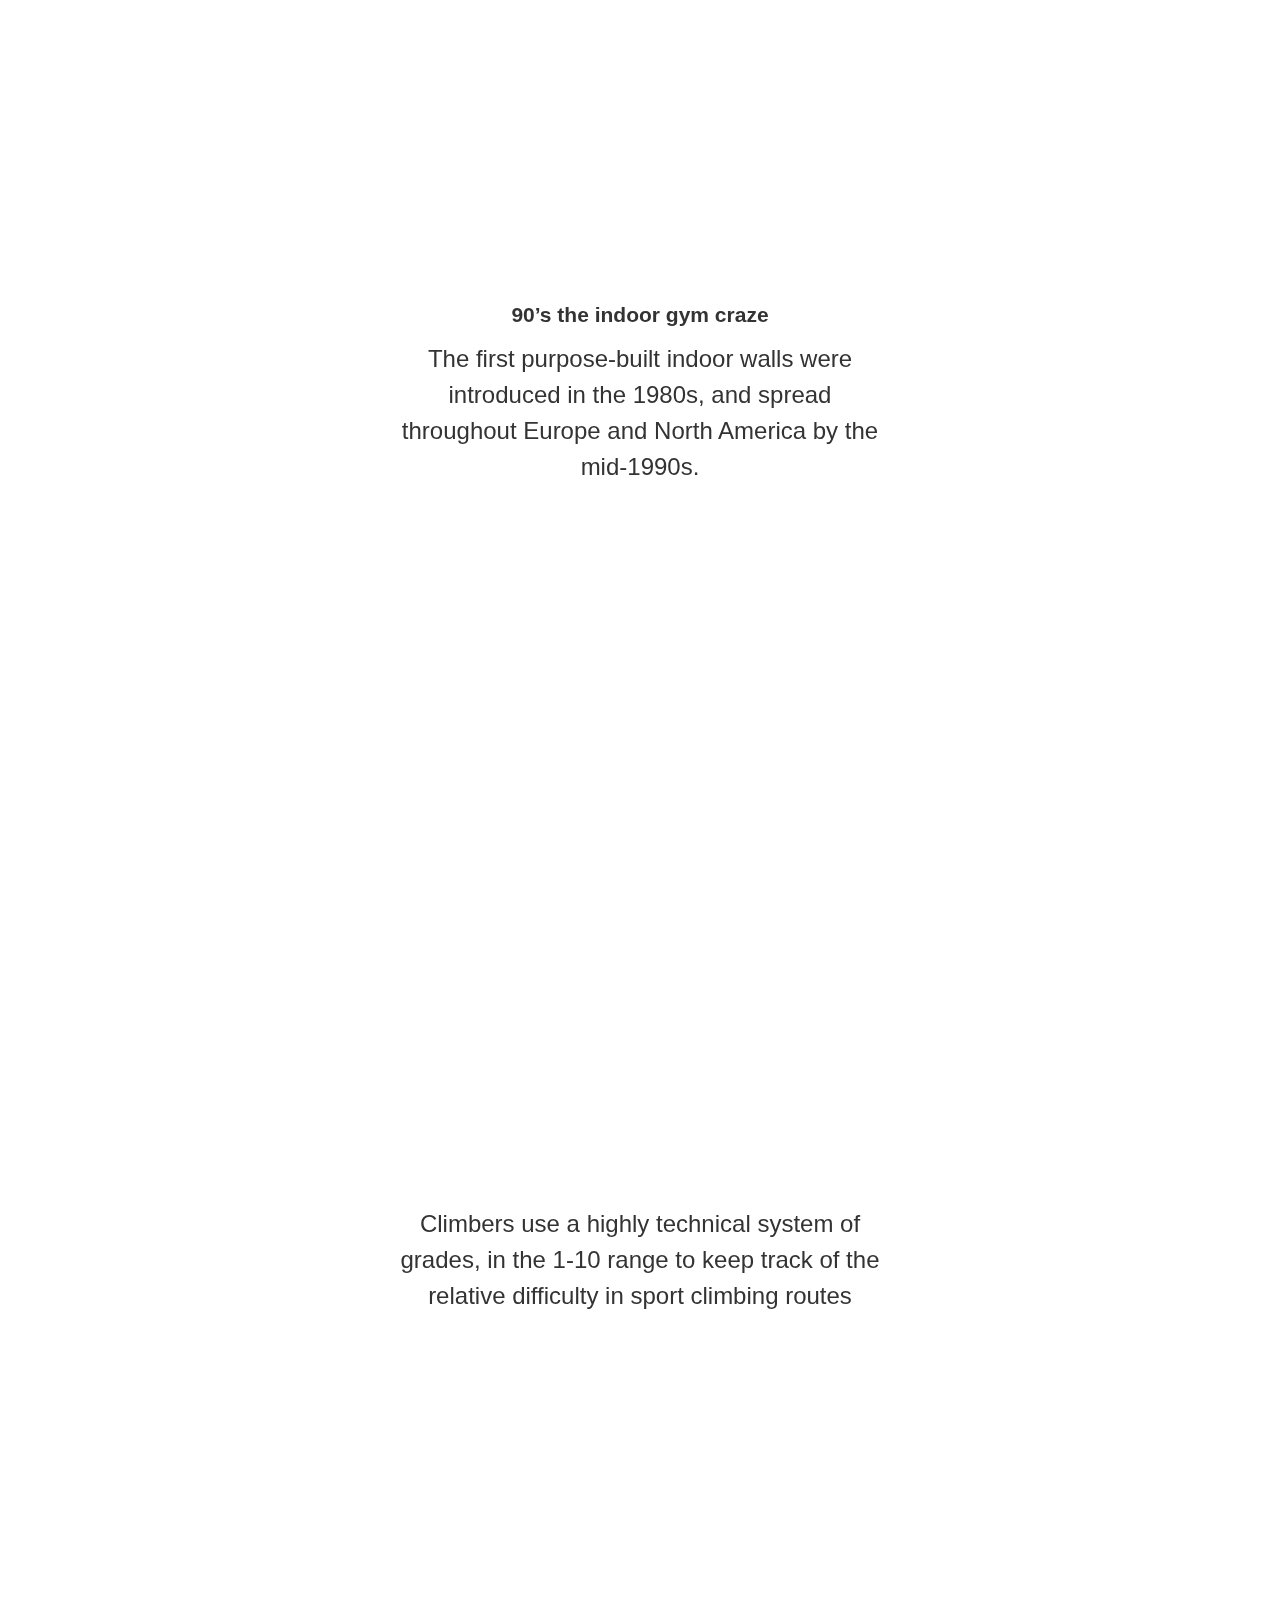
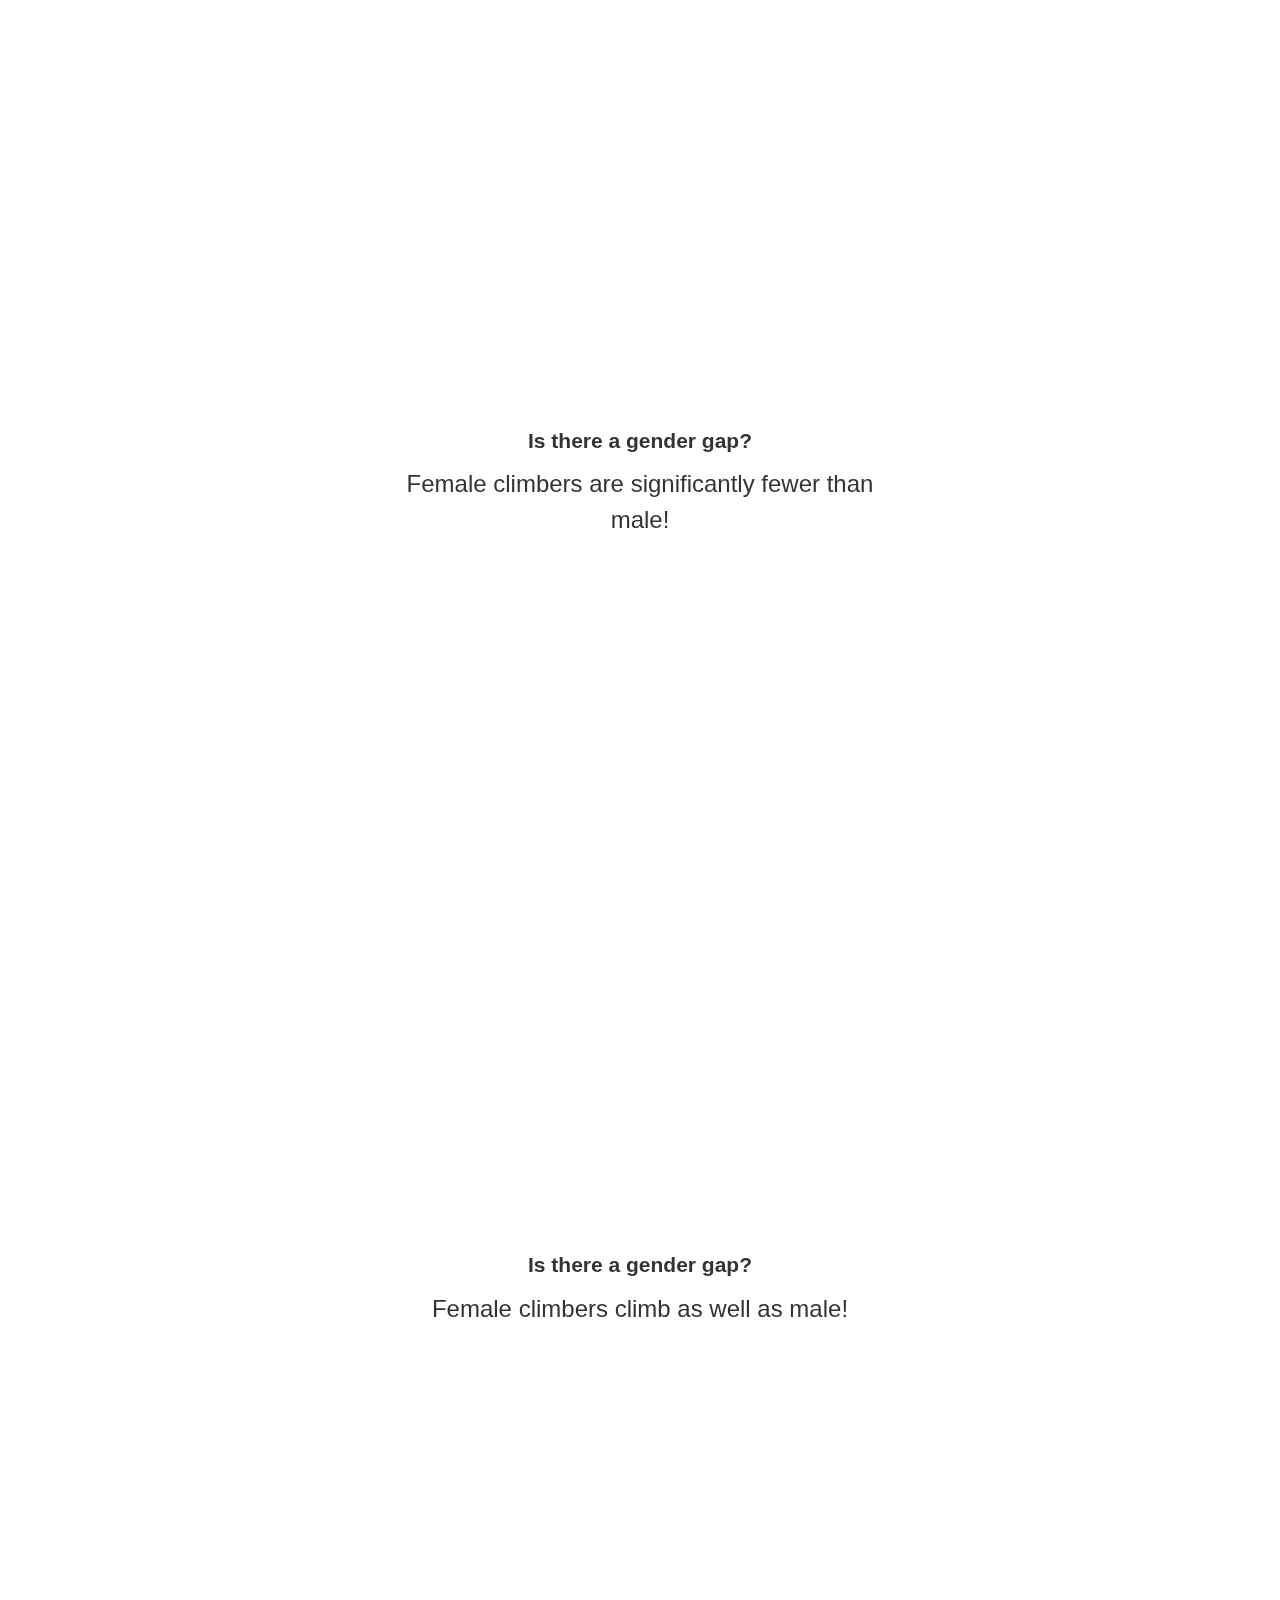
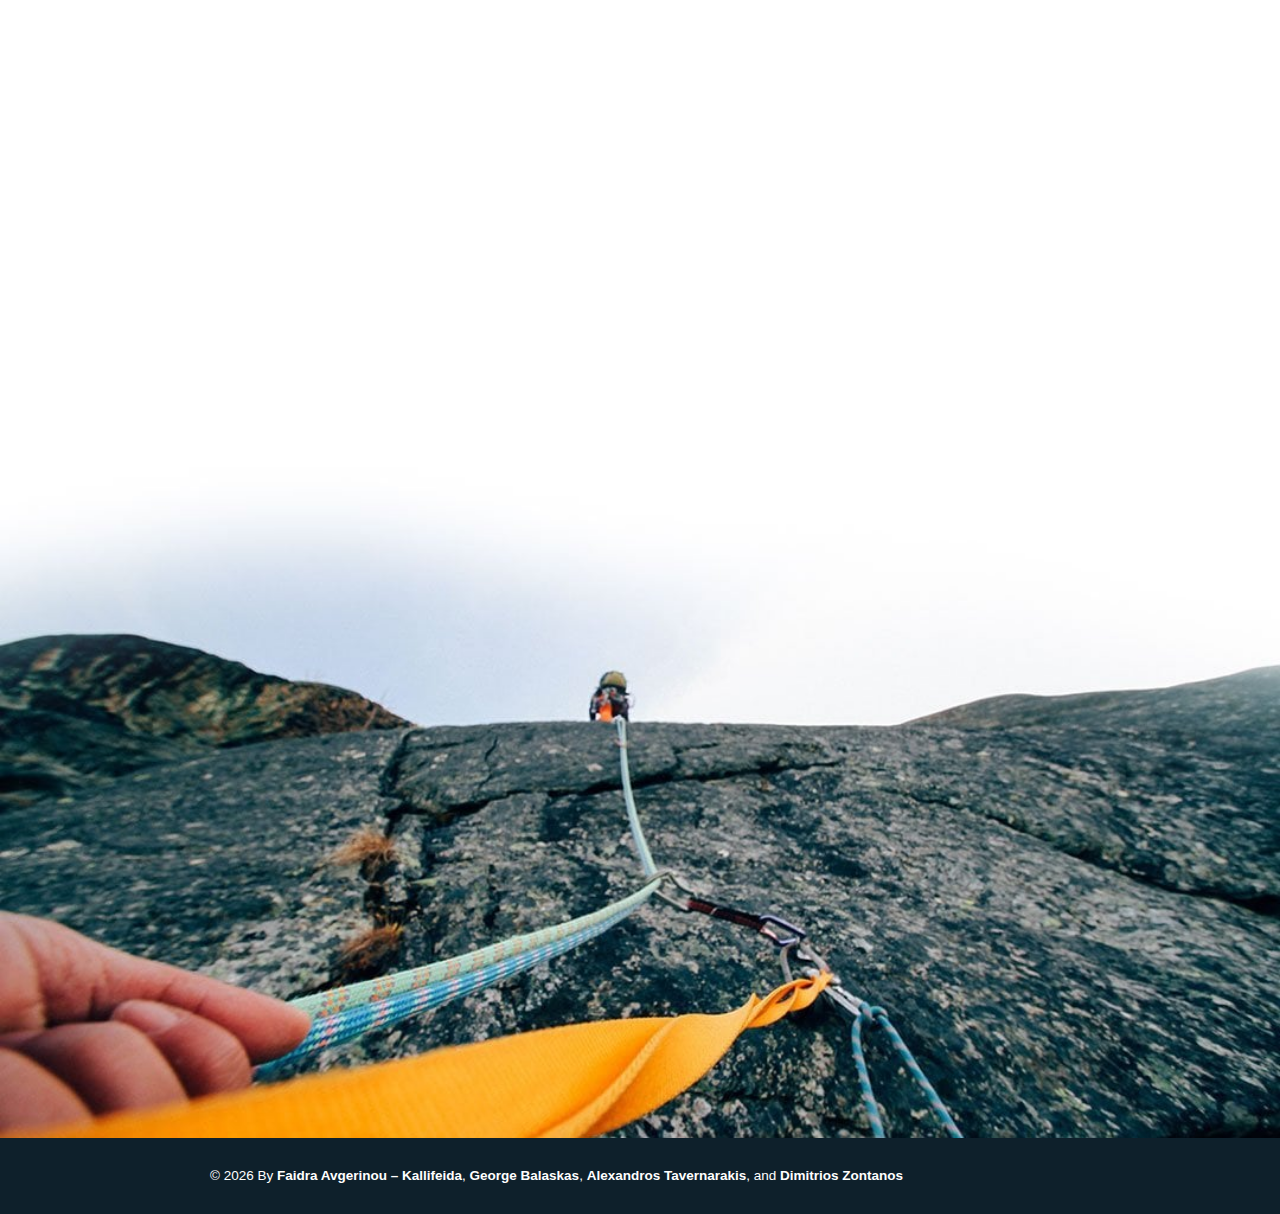
<file: index.html>
﻿<!DOCTYPE html>
<html>
  <head>
    <meta charset="utf-8">
    <meta http-equiv="X-UA-Compatible" content="IE=edge">
    <meta name="viewport" content="width=device-width,initial-scale=1">
    <meta name="description" content="">
    <meta name="keywords" content="">
    <meta name="apple-mobile-web-app-capable" content="yes">
    <meta name="apple-touch-fullscreen" content="yes">

    <title>Data Visualization (M126) Team 4 Final Project</title>
    
    <link rel="stylesheet" href="./css/fullpage.min.css">

    <link href="css?family=Roboto+Condensed:300,400,700|Roboto:300,400,400i,700,700i" rel="stylesheet">
    <link rel="stylesheet" href="./css/style.css">
    <link rel="shortcut icon" href="./images/favicon.png">
    <link rel="apple-touch-icon-precomposed" href="./images/favicon.png" sizes="144x144">

    <!--// DTM //-->
    <script id="adobe_dtm" type="text/javascript" src="./scripts/satelliteLib-a9d46808a35b7b8034adfab1d8207407222304d5.js"></script>

    <script src="./scripts/addthis_widget.js#pubid=ra-56f2f91059d6f875"></script>
  </head>

  <body>
    <header id="navbar" role="navigation" class="navbar navbar-default navbar-fixed-top">
      <div>
        <a href="https://www.uoa.gr" class="navbar-brand"><img id="navbarimg" alt="Science" src="./images/uoa_footer_logo.png"></a>
      </div>
      <nav class="minimal-header__nav">
        <ul class="minimal-header__navlist">
          <li class="minimal-header__navitem">
            <a href="./index.html">Home</a>
          </li>
          <li class="minimal-header__navitem">
            <a href="./tableau.html">Data Analysis</a>
          </li>
          <li class="minimal-header__navitem">
            <a href="./video.html">Video</a>
          </li>
         
          <li class="minimal-header__navitem">
            <a href="./credits.html">Credits</a>
          </li>
        </ul>
      </nav>

      <div class="addthis_inline_share_toolbox_h50m"></div>
    </header>
    <div class="progress-bar"></div>

    <div class="section s1 cover">
      <div class="cover_content">
        <h1>Data Visualization (M126)</h1><h2>Team 4 Final Project</h2><br><h1><strong>Climbing.IO</strong></h1>
        <p class="cover_dek">
          Rock Climbing and the Gender Gap</br>
          A use case on the differences between female and male athletes in the sport discipline of sport climbing. 

        </p>
        <p class="byline">
          By
          <a href="https://www.linkedin.com/in/faidra-avgerinou/" target="_blank">
            Faidra Avgerinou – Kallifeida</a>,
            <a href="https://www.linkedin.com/in/george-balaskas/" target="_blank">
              George Balaskas</a>,
          <a href="https://www.linkedin.com/in/alextav/" target="_blank">
            Alexandros Tavernarakis</a>, and
          <a href="https://www.linkedin.com/in/dimitrios-zontanos-52b35a44/" target="_blank">Dimitrios Zontanos</a>
        </p>
        <p class="date"><em class="time">06 July 2022</em></p>
        <div class="scroll-prompt">
          <img class="swipedown-icon float" src="./images/swipedown.png">
        </div>
      </div>
    </div>

    <div class="article">
      <div id="scrolly">
        <figure id="sticky">
          <!-- <img class="imgbase" src="img/step-0.png" alt="" /> -->
          <img class="img-step img-step-0 is-active" src="./images/scrolly/climbing_cartoon.svg" style="width:50%; height:75%">
          <img class="img-step img-step-1" src="./images/scrolly/climbing_material_rope.svg" style="width:30%">
          <img class="img-step img-step-2" src="./images/scrolly/climbing_material_harn.svg" style="width:30%">
          <img class="img-step img-step-3" src="./images/scrolly/climbing_material_quick.svg" style="width:30%; height:50%">
          <img class="img-step img-step-4" src="./images/scrolly/climbing_material_belay.svg" style="width:30% ; height:50%">
          <img class="img-step img-step-5" src="./images/scrolly/climbing_material_shoe.svg" style="width:30%; height:50%">
          <img class="img-step img-step-6" src="./images/scrolly/climbing_material_chalk.svg" style="width:30% ; height:50%">
          <img class="img-step img-step-7 transition" src="./images/scrolly/Nico-Pelorson-BIG-scaled-e1617820999145.webp" style="width:50% ; height:75%">
          <img class="img-step img-step-8 transition" src="./images/scrolly/wallpaperbetter.com_1920x1200 (1).jpg" style="width:50% ; height:75%">
          <img class="img-step img-step-9 transition" src="./images/scrolly/Exhibition-item-7-6.jpg" style="width:50% ; height:75%">
          <img class="img-step img-step-10 transition" src="./images/scrolly/step-5.png" style="width:50% ; height:75%">
          <img class="img-step img-step-11 transition" src="./images/scrolly/imageb3.png" style="width:50% ; height:75%">
          <img class="img-step img-step-12" src="./images/scrolly/imageb5.png" style="width:50% ; height:75%">

        </figure>

        <div class="scroll-scenes">
          <div class="step step-0" data-step="0">
            <div class="scroll-text step-0">
              <div class="step-subhed"></div>
              <p style="font-size: 150%">
                Sport climbing involves high-intensity climbing on relatively short routes. </br></br>
                Its distinguishing characteristics include preplaced bolts and an emphasis on the physical aspect of the climb rather than the destination or summit.   </br></br>
                A sport climb involves two persons: a climber and a belayer who secures  the climber,  in case of a fall, through a rope and a safety (belay) device. </br>

              </p>
            </div>
          </div>

          <div class="step step-1" data-step="1">
            <div class="scroll-text step-1">
              <div class="step-subhed">Rope</div>
              <p style="font-size: 150%">
                Keeps the  climber safe in case of a fall. 
              </p>
            </div>
          </div>
       
          <div class="step step-2" data-step="2">
            <div class="scroll-text step-2">
              <div class="step-subhed">Harness</div>
              <p style="font-size: 150%">
                Secures the climber to the rope.
              </p>
            </div>
          </div>

          <div class="step step-3" data-step="3">
            <div class="scroll-text step-3">
              <div class="step-subhed">Quickdraws</div>
              <p style="font-size: 150%">
                Maintain a connection between the rope and the pre-equipped bolts. 
              </p>
            </div>
          </div>

          <div class="step step-4" data-step="4">
            <div class="scroll-text step-4">
              <div class="step-subhed">Belay Device</div>
              <p style="font-size: 150%">
                A friction brake that is able to stop the rope in case of a fall.
              </p>
            </div>
          </div>

          <div class="step step-5" data-step="5">
            <div class="scroll-text step-5">
              <div class="step-subhed">Climbing Shoes</div>
              <p style="font-size: 150%">
                Increase adhesion on the rock.
              </p>
            </div>
          </div>

          <div class="step step-6" data-step="6">
            <div class="scroll-text step-6">
              <div class="step-subhed">Chalk Bag</div>
              <p style="font-size: 150%">
                For sweaty hands!
              </p>
            </div>
          </div>
  
          <div class="step step-7" data-step="7">
            <div class="scroll-text step-7">
              <div class="step-subhed">50’s – 60’s Fontainebleau</div>
              <p style="font-size: 150%">
                Training ground for alpinists in the outskirts of Paris where they were able to practice intricate,
                athletic movements by climbing without a rope on small cliffs.
              </p>
            </div>
          </div>
        
          <div class="step step-8" data-step="8">
            <div class="scroll-text step-8">
              <div class="step-subhed">70’s Yosemite valley</div>
                <p style="font-size: 150%">
                  Up until the 1970s, most free climbers felt it was cheating to hang on a rope to practice difficult moves over and over again, as one might do while bouldering. </br>
                  But during this influential decade in Yosemite Valley in California, free climbers began to experiment with what was known at the time as hang-dogging—that is, rehearsing a sequence of difficult moves over and over again while resting on the rope between attempts in an effort to master the climb.</br>
                  Hang-dogging and bolt-equipped climbs combined to create the discipline of sport climbing: climbing for the physical challenge of it on routes that have been engineered with in situ protection.

              </p>
            </div>
          </div>

          <div class="step step-9" data-step="9">
            <div class="scroll-text step-9">
              <div class="step-subhed">90’s the indoor gym craze</div>
                <p style="font-size: 150%">
                  The first purpose-built indoor walls were introduced in the 1980s, 
                  and spread throughout Europe and North America by the mid-1990s.


              </p>
            </div>
          </div>
          
          <div class="step step-10" data-step="10">
            <div class="scroll-text step-10">
              <div class="step-subhed"></div>
                <p style="font-size: 150%">
                  Climbers use a highly technical system of grades, 
                  in the 1-10 range to keep track of  the relative difficulty in sport climbing routes
              </p>
            </div>
          </div>
          
          <div class="step step-11" data-step="11">
            <div class="scroll-text step-11">
              <div class="step-subhed">Is there a gender gap?</div>
                <p style="font-size: 150%">
                  Female climbers are significantly fewer than male!
                </p>
            </div>
          </div>

          <div class="step step-12" data-step="12">
            <div class="scroll-text step-12">
              <div class="step-subhed">Is there a gender gap?</div>
                <p style="font-size: 150%">
                  Female climbers climb as well as male!
              </p>
            </div>
          </div>

        </div>
      </div>
    
    </div>


    <img class="closing_video opener_video" src="./images/rock_climbing_footer.jpg">
    <footer class="row--footer">
      <div class="container container--footer">
        <div class="footer__header">
          
        </div>

        <div class="footer__body">
          <p class="copyright-statement">
            &copy;
            <script type="text/javascript">
              document.write(new Date().getFullYear());
            </script>
       
            By
            <a href="https://www.linkedin.com/in/faidra-avgerinou/" target="_blank">
              Faidra Avgerinou – Kallifeida</a>,
              <a href="https://www.linkedin.com/in/george-balaskas/" target="_blank">
                George Balaskas</a>,
            <a href="https://www.linkedin.com/in/alextav/" target="_blank">
              Alexandros Tavernarakis</a>, and
            <a href="https://www.linkedin.com/in/dimitrios-zontanos-52b35a44/" target="_blank">Dimitrios Zontanos</a>
          </p>
         
        </div>
      </div>
    </footer>

    <script src="./scripts/intersection-observer.js"></script>
    <!-- <script src="https://ajax.googleapis.com/ajax/libs/jquery/1.11.2/jquery.min.js"></script> -->
    <script src="./scripts/scripts.js"></script>
    <script src="./scripts/script.js"></script>

    <script type="text/javascript">
      // <!--//--><![CDATA[//><!--_satellite.pageBottom();//--><!]]>
    </script>
  </body>
</html>
</file>
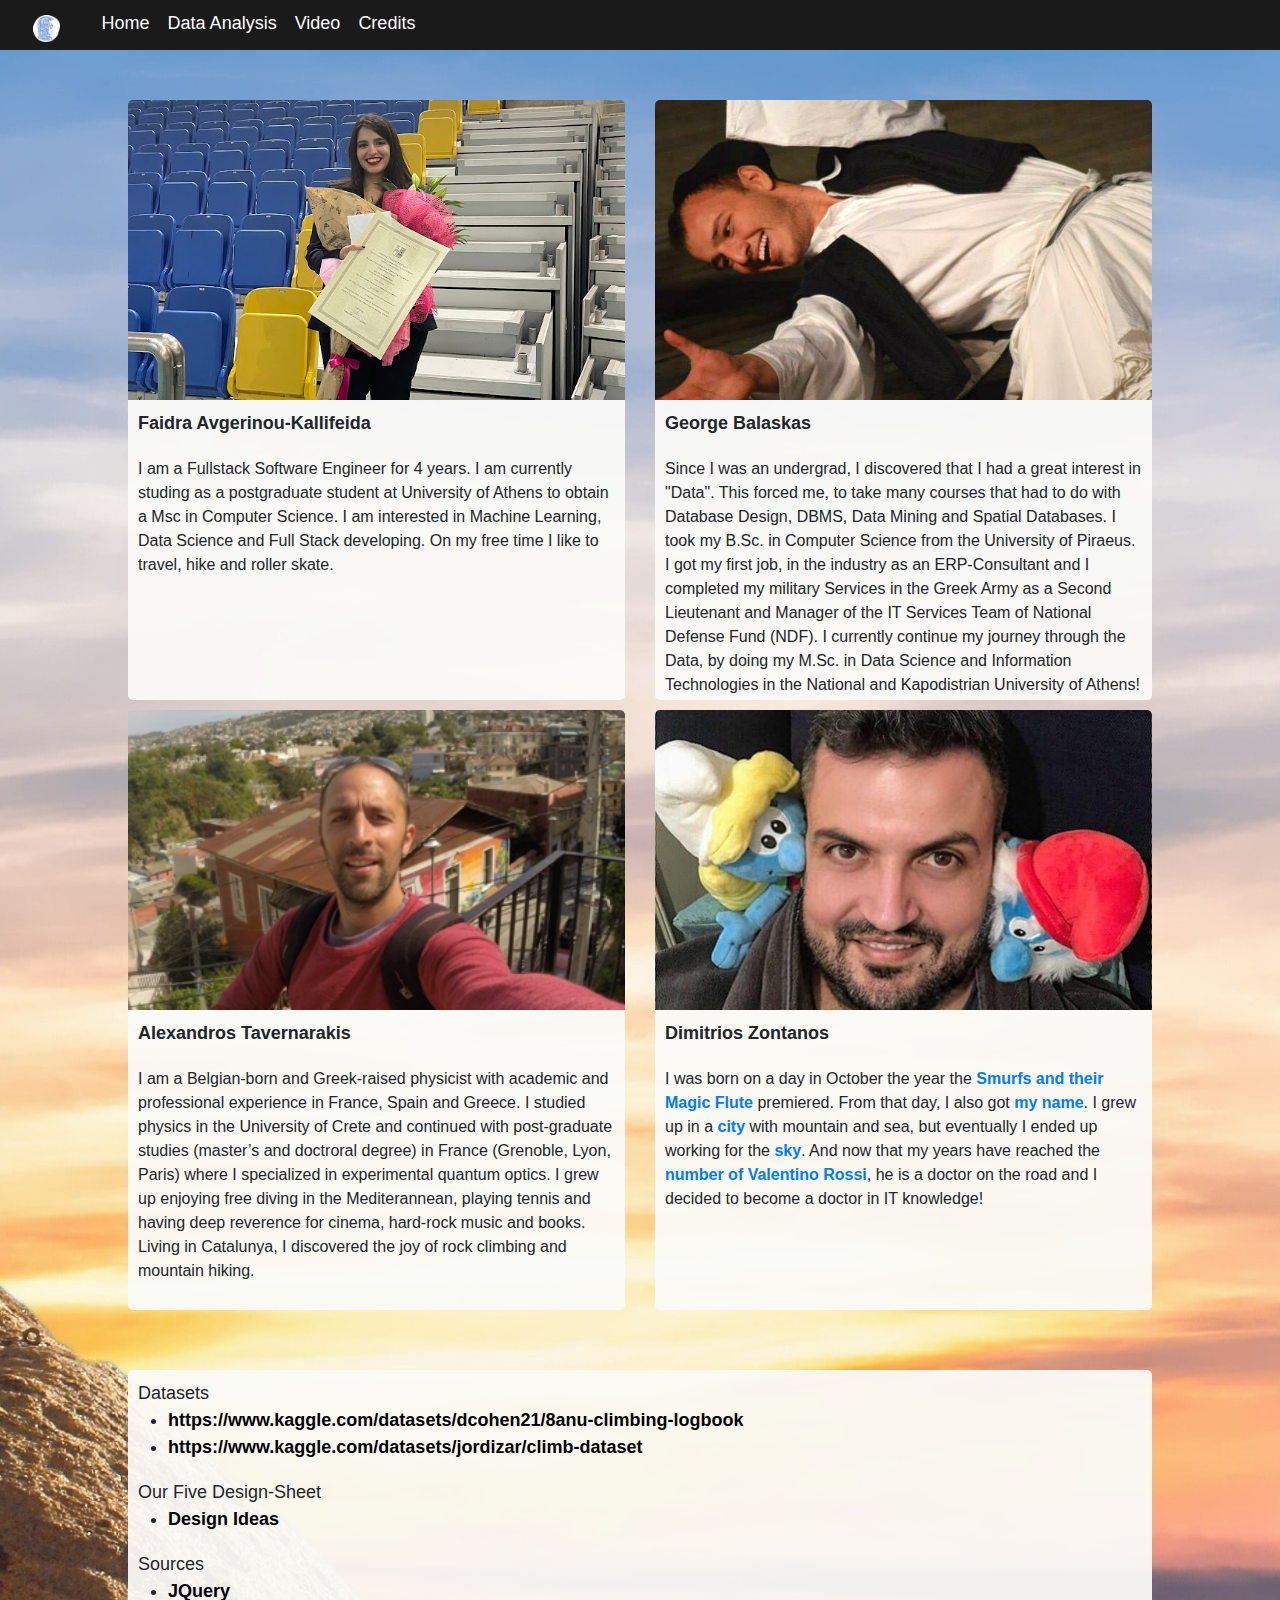
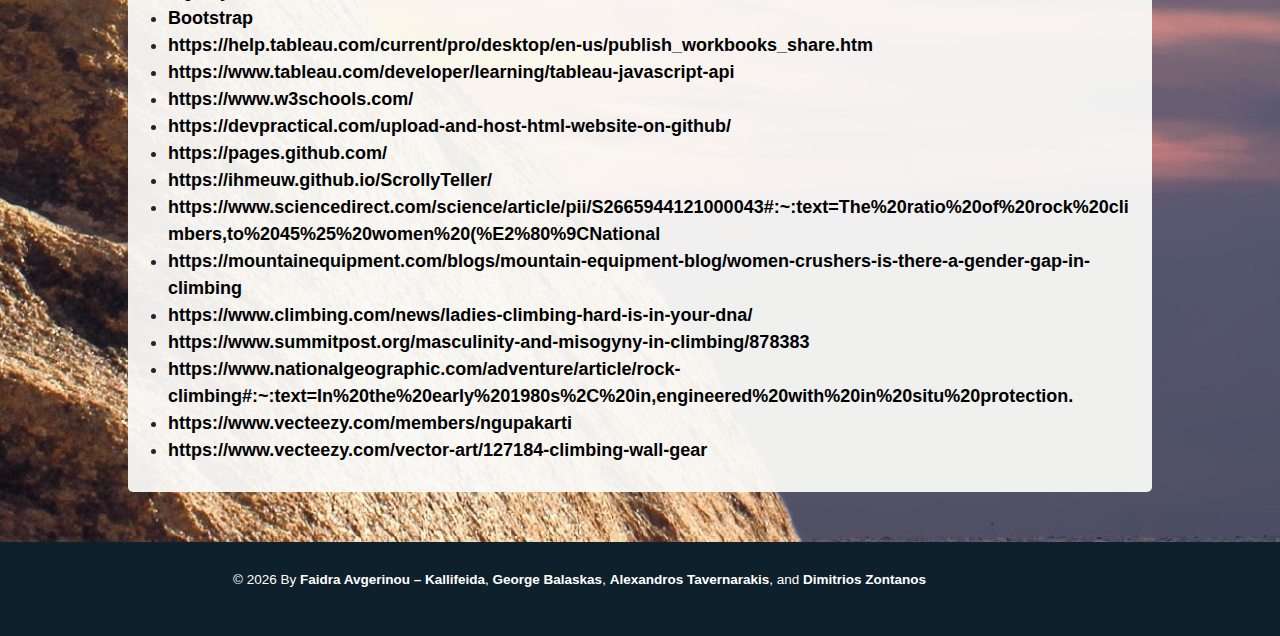
<file: credits.html>
<!DOCTYPE html>
<html>
  <head>
    <meta charset="utf-8">
    <meta http-equiv="X-UA-Compatible" content="IE=edge">
    <meta name="viewport" content="width=device-width,initial-scale=1">
    <meta name="description" content="">
    <meta name="keywords" content="">
    <meta name="apple-mobile-web-app-capable" content="yes">
    <meta name="apple-touch-fullscreen" content="yes">

    <title>M126 Team Final Project</title>
    
    <link rel="stylesheet" href="./css/fullpage.min.css">

    <link href="css?family=Roboto+Condensed:300,400,700|Roboto:300,400,400i,700,700i" rel="stylesheet">
    <link rel="stylesheet" href="./css/style.css">
    <link rel="shortcut icon" href="./images/favicon.png">
    <link rel="apple-touch-icon-precomposed" href="./images/favicon.png" sizes="144x144">
    <link rel="stylesheet" href="./assets/css/credits.css" />
    <link rel="stylesheet" href="https://cdn.jsdelivr.net/npm/bootstrap@4.0.0/dist/css/bootstrap.min.css" integrity="sha384-Gn5384xqQ1aoWXA+058RXPxPg6fy4IWvTNh0E263XmFcJlSAwiGgFAW/dAiS6JXm" crossorigin="anonymous">
    <script id="adobe_dtm" type="text/javascript" src="./scripts/satelliteLib-a9d46808a35b7b8034adfab1d8207407222304d5.js"></script>

    <script src="./scripts/addthis_widget.js#pubid=ra-56f2f91059d6f875"></script>
    <!-- JavaScript Bundle with Popper -->
    <script src="https://cdn.jsdelivr.net/npm/bootstrap@5.2.0-beta1/dist/js/bootstrap.bundle.min.js" integrity="sha384-pprn3073KE6tl6bjs2QrFaJGz5/SUsLqktiwsUTF55Jfv3qYSDhgCecCxMW52nD2" crossorigin="anonymous"></script>
  </head>
  <body>

  
    <header id="header">
        <a
          class="logo"
          href=""
          id="myDebugger"
          ></a>
    
        <header id="navbar" role="navigation" class="navbar navbar-default navbar-fixed-top">
          <div>
            <a href="http://www.uoa.gr" class="navbar-brand"><img id="navbarimg" alt="Science" src="./images/uoa_footer_logo.png"></a>
          </div>
          <nav class="minimal-header__nav">
            <ul class="minimal-header__navlist">
              <li class="minimal-header__navitem">
                <a href="./index.html">Home</a>
              </li>
              <li class="minimal-header__navitem">
                <a href="./tableau.html">Data Analysis</a>
              </li>
              <li class="minimal-header__navitem">
                <a href="./video.html">Video</a>
              </li>
             
              <li class="minimal-header__navitem">
                <a href="./credits.html">Credits</a>
              </li>
            </ul>
          </nav>
          <div class="addthis_inline_share_toolbox_h50m"></div>
        </header>
    </header>
    <div class="section  cover-credits">
        <div class="credits-section">
            <div class="credits">
              <div class="row">
                <div class="credit-info col-md-6">
                  <div class="row ">
                    <div class="credit-image  col-sm-12 col-md-12">
                      <img src="./images/IMG_5716.jpg" alt="faidra">
                    </div>
                    <div class="credit-text col-sm-12 col-md-12">
                      <div class="credit-text-container">
                        <div class="title-credit-text">Faidra Avgerinou-Kallifeida</div>
                        <div class="title-description-text">
                          I am a Fullstack Software Engineer for 4 years. I am currently studing as a postgraduate student at University of Athens to obtain a Msc in Computer Science.
                          I am interested in Machine Learning, Data Science and Full Stack developing. On my free time I like to travel, hike and roller skate.                        
                        </div>
                      </div>
                    </div>
                  </div>
                </div>
                <div class="credit-info col-md-6">
                  <div class="row ">
                    <div class="credit-image  col-sm-12 col-md-12">
                      <img src="./images/test3.jpg" alt="george">
                    </div>
                    <div class="credit-text col-sm-12 col-md-12">
                      <div class="credit-text-container">
                        <div class="title-credit-text">George Balaskas</div>
                        <div class="title-description-text">
                          Since I was an undergrad, I discovered that I had a great interest in "Data". This forced me, to take many courses that had to do with Database Design, DBMS, Data Mining and Spatial Databases. I took my B.Sc. in Computer Science from the University of Piraeus. 

                          I got my first job, in the industry as an ERP-Consultant and I completed my military Services in the Greek Army as a Second Lieutenant and Manager of the IT Services Team of National Defense Fund (NDF). I currently continue my journey through the Data, by doing my M.Sc. in Data Science and Information Technologies in the National and Kapodistrian University of Athens!
                        </div>
                      </div>
                    </div>
                  </div>
                </div>                
               
                <div class="credit-info col-md-6">
                  <div class="row ">
                    <div class="credit-image  col-sm-12 col-md-12">
                      <img src="./images/alex_selfie_valparaiso.png" alt="alex">
                    </div>
                    <div class="credit-text col-sm-12 col-md-12">
                      <div class="credit-text-container">
                        <div class="title-credit-text">Alexandros Tavernarakis</div>
                        <div class="title-description-text">
                          I am a Belgian-born and Greek-raised physicist with academic and professional experience in France, Spain and Greece.
                          I studied physics in the University of Crete and continued with post-graduate studies (master’s and doctroral degree) in France (Grenoble, Lyon, Paris) where I specialized in experimental quantum optics. 
                          I grew up enjoying free diving in the Mediterannean, playing tennis and having deep reverence for cinema, hard-rock music and books. Living in Catalunya, I discovered the joy of rock climbing and mountain hiking.

                        </div>
                      </div>
                    </div>
                  </div>
                </div>
                <div class="credit-info col-md-6">
                  <div class="row ">
                    <div class="credit-image  col-sm-12 col-md-12">
                      <img src="./images/Mine01.jpg" alt="dimitris">
                    </div>
                    <div class="credit-text col-sm-12 col-md-12">
                      <div class="credit-text-container">
                        <div class="title-credit-text">Dimitrios Zontanos</div>
                        <div class="title-description-text">
                          I was born on a day in October the year the <a href="https://en.wikipedia.org/wiki/The_Smurfs_and_the_Magic_Flute" target="_blank">Smurfs and their Magic Flute</a> premiered.

                          From that day, I also got <a href="https://el.wikipedia.org/wiki/%CE%86%CE%B3%CE%B9%CE%BF%CF%82_%CE%94%CE%B7%CE%BC%CE%AE%CF%84%CF%81%CE%B9%CE%BF%CF%82" target="_blank">my name</a>.
                          
                          I grew up in a <a href="https://el.wikipedia.org/wiki/%CE%9A%CE%B1%CE%B2%CE%AC%CE%BB%CE%B1" target="_blank">city</a> with mountain and sea, but eventually I ended up working for the <a href="https://www.haf.gr/" target="_blank">sky</a>.
                          
                          And now that my years have reached the <a a href="https://vr46.com/en-eu" target="_blank">number of Valentino Rossi</a>, he is a doctor on the road and I decided to become a doctor in IT knowledge!                       
                         </div>
                      </div>
                    </div>
                  </div>
                </div>                
            </div>
          </div> 
        </div>
        <div class="sources">
          <div class="datasets-title">
            Datasets 
          </div>

          <ul class="datasets-links">
            <li>
              <a href="https://www.kaggle.com/datasets/dcohen21/8anu-climbing-logbook
              " target="_blank">
              https://www.kaggle.com/datasets/dcohen21/8anu-climbing-logbook

              </a>
            </li>
            <li>
              <a href="https://www.kaggle.com/datasets/jordizar/climb-dataset
              " target="_blank">
              https://www.kaggle.com/datasets/jordizar/climb-dataset

              </a>
            </li>

          </ul>
          <div class="sources-title">
            Our Five Design-Sheet
          </div>
          <ul class="datasets-links">
            <li>
              <a href="./images/DataViz_draft_ideas.pdf" target="_blank">
              Design Ideas
              </a>
            </li>
          </ul>
          <div class="sources-title">
            Sources 
          </div>
          <ul class="sources-links">
            <li>
              <a href="https://jquery.com/download/" target="_blank">
               JQuery
              </a>
            </li>
            <li>
              <a href="https://getbootstrap.com/" target="_blank">
                Bootstrap
              </a>
            </li>
            <li>
              <a href="https://help.tableau.com/current/pro/desktop/en-us/publish_workbooks_share.htm" target="_blank">
                https://help.tableau.com/current/pro/desktop/en-us/publish_workbooks_share.htm
              </a>
            </li>
            <li>
              <a href="https://www.tableau.com/developer/learning/tableau-javascript-api" target="_blank">
                https://www.tableau.com/developer/learning/tableau-javascript-api
              </a>
            </li>
            <li>
              <a href="https://www.w3schools.com/" target="_blank">
                https://www.w3schools.com/
              </a>
            </li>
            <li>
              <a href="https://devpractical.com/upload-and-host-html-website-on-github/" target="_blank">
                https://devpractical.com/upload-and-host-html-website-on-github/
              </a>
            </li>
            <li>
              <a href="https://pages.github.com/" target="_blank">
                https://pages.github.com/
              </a>
            </li>

            <li>
              <a href="https://ihmeuw.github.io/ScrollyTeller/" target="_blank">
                https://ihmeuw.github.io/ScrollyTeller/
              </a>
            </li>
            <li>
              <a href="https://www.sciencedirect.com/science/article/pii/S2665944121000043#:~:text=The%20ratio%20of%20rock%20climbers,to%2045%25%20women%20(%E2%80%9CNational" target="_blank">
                https://www.sciencedirect.com/science/article/pii/S2665944121000043#:~:text=The%20ratio%20of%20rock%20climbers,to%2045%25%20women%20(%E2%80%9CNational
              </a>
            </li>
            <li>
              <a href="https://mountainequipment.com/blogs/mountain-equipment-blog/women-crushers-is-there-a-gender-gap-in-climbing" target="_blank">
                https://mountainequipment.com/blogs/mountain-equipment-blog/women-crushers-is-there-a-gender-gap-in-climbing
              </a>
            </li>
            <li>
              <a href="https://www.climbing.com/news/ladies-climbing-hard-is-in-your-dna/
              " target="_blank">
              https://www.climbing.com/news/ladies-climbing-hard-is-in-your-dna/

              </a>
            </li>
            <li>
              <a href="https://www.summitpost.org/masculinity-and-misogyny-in-climbing/878383
              " target="_blank">
              https://www.summitpost.org/masculinity-and-misogyny-in-climbing/878383

              </a>
            </li>
            <li>
              <a href="https://www.nationalgeographic.com/adventure/article/rock-climbing#:~:text=In%20the%20early%201980s%2C%20in,engineered%20with%20in%20situ%20protection." target="_blank">
                https://www.nationalgeographic.com/adventure/article/rock-climbing#:~:text=In%20the%20early%201980s%2C%20in,engineered%20with%20in%20situ%20protection.
              </a>
            </li>
            <li>
              <a href="https://www.vecteezy.com/members/ngupakarti" target="_blank">
                https://www.vecteezy.com/members/ngupakarti
              </a>
            </li>
            <li>
              <a href="https://www.vecteezy.com/vector-art/127184-climbing-wall-gear" target="_blank">
                https://www.vecteezy.com/vector-art/127184-climbing-wall-gear              </a>
            </li>            
          </ul>


        </div>
    </div>

    <footer class="row--footer">
        <div class="container container--footer">
          <div class="footer__header">
            
          </div>
  
          <div class="footer__body">
            <p class="copyright-statement">
              &copy;
              <script type="text/javascript">
                document.write(new Date().getFullYear());
              </script>
         
              By
              <a href="https://www.linkedin.com/in/faidra-avgerinou/" target="_blank">
                Faidra Avgerinou – Kallifeida</a>,
                <a href="https://www.linkedin.com/in/george-balaskas/" target="_blank">
                  George Balaskas</a>,
              <a href="https://www.linkedin.com/in/alextav/" target="_blank">
                Alexandros Tavernarakis</a>, and
              <a href="https://www.linkedin.com/in/dimitrios-zontanos-52b35a44/" target="_blank">Dimitrios Zontanos</a>
         
            </p>
           
          </div>
        </div>
    </footer>
  </body>
</html>
</file>
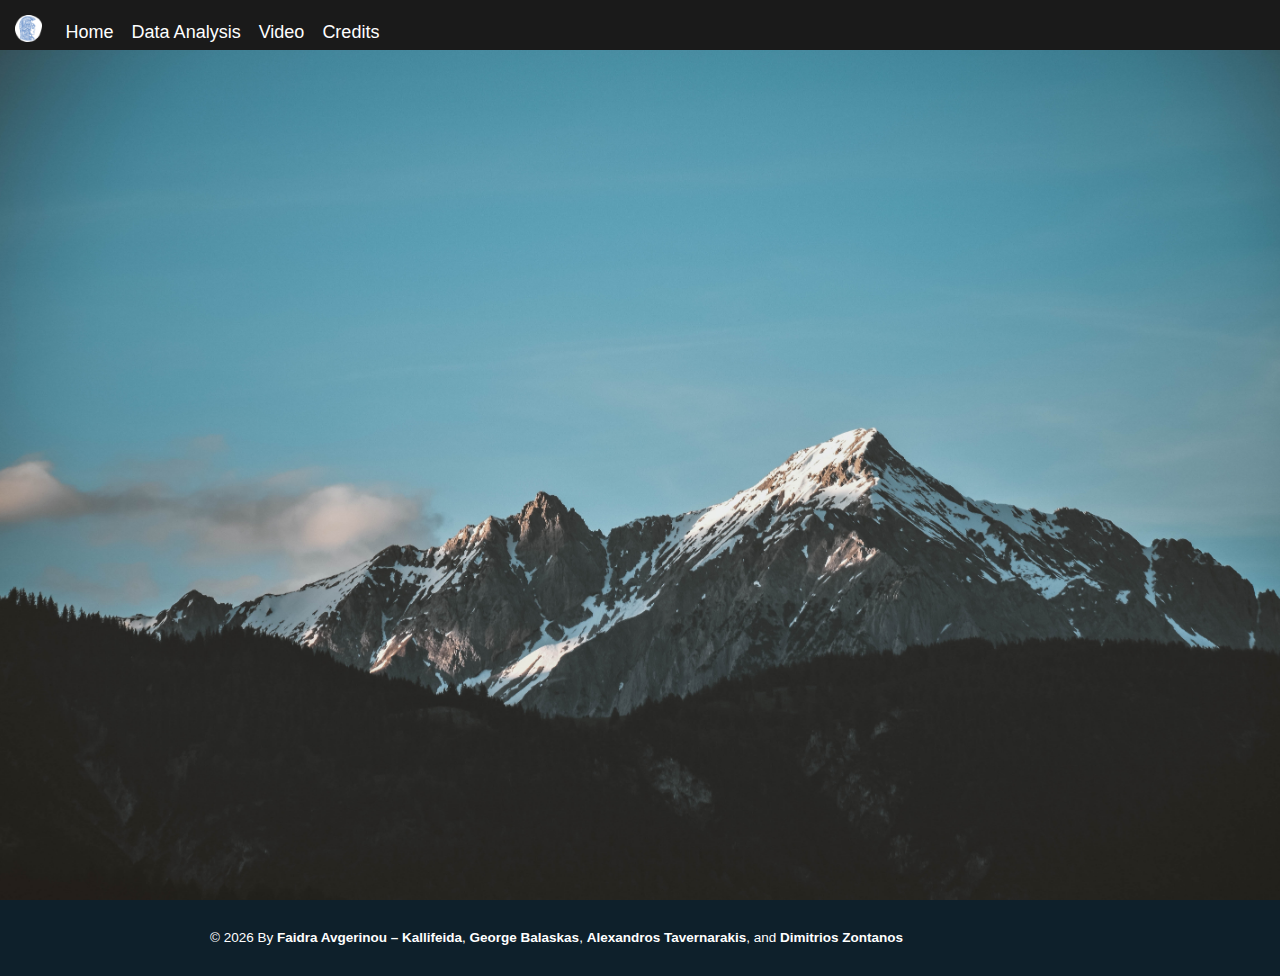
<file: video.html>
<!DOCTYPE html>
<html>
  <head>
    <meta charset="utf-8">
    <meta http-equiv="X-UA-Compatible" content="IE=edge">
    <meta name="viewport" content="width=device-width,initial-scale=1">
    <meta name="description" content="">
    <meta name="keywords" content="">
    <meta name="apple-mobile-web-app-capable" content="yes">
    <meta name="apple-touch-fullscreen" content="yes">

    <title>M126 Team Final Project</title>
    
    <link rel="stylesheet" href="./css/fullpage.min.css">

    <link href="css?family=Roboto+Condensed:300,400,700|Roboto:300,400,400i,700,700i" rel="stylesheet">
    <link rel="stylesheet" href="./css/style.css">
    <link rel="shortcut icon" href="./images/favicon.png">
    <link rel="apple-touch-icon-precomposed" href="./images/favicon.png" sizes="144x144">
    <link rel="stylesheet" href="./assets/css/video.css" />

    <!--// DTM //-->    

    <script id="adobe_dtm" type="text/javascript" src="./scripts/satelliteLib-a9d46808a35b7b8034adfab1d8207407222304d5.js"></script>

    <script src="./scripts/addthis_widget.js#pubid=ra-56f2f91059d6f875"></script>
    <!-- JavaScript Bundle with Popper -->
    <script src="https://cdn.jsdelivr.net/npm/bootstrap@5.2.0-beta1/dist/js/bootstrap.bundle.min.js" integrity="sha384-pprn3073KE6tl6bjs2QrFaJGz5/SUsLqktiwsUTF55Jfv3qYSDhgCecCxMW52nD2" crossorigin="anonymous"></script>
  </head>
  <body>

  
    <header id="header">
        <a
          class="logo"
          href=""
          id="myDebugger"
          ></a>
    
        <header id="navbar" role="navigation" class="navbar navbar-default navbar-fixed-top">
          <div>
            <a href="http://www.uoa.gr" class="navbar-brand"><img id="navbarimg" alt="Science" src="./images/uoa_footer_logo.png"></a>
          </div>
          <nav class="minimal-header__nav">
            <ul class="minimal-header__navlist">
              <li class="minimal-header__navitem">
                <a href="./index.html">Home</a>
              </li>
              <li class="minimal-header__navitem">
                <a href="./tableau.html">Data Analysis</a>
              </li>
              <li class="minimal-header__navitem">
                <a href="./video.html">Video</a>
              </li>
             
              <li class="minimal-header__navitem">
                <a href="./credits.html">Credits</a>
              </li>
            </ul>
          </nav>
          <div class="addthis_inline_share_toolbox_h50m"></div>
        </header>
    </header>
    <div class="section  cover-video">
        <div class="video-section">
            <div class="video-description">
                <!-- Lorem ipsum dolor sit amet, consectetur adipiscing elit. Sed molestie, ligula semper vulputate placerat, risus lectus vehicula est, in iaculis magna arcu quis enim -->
            </div>
            <div class="video-inner">
              <iframe width="720" height="400" src="https://www.youtube.com/embed/F9fPRMVzRH4" title="YouTube video player" frameborder="0" allow="accelerometer; autoplay; clipboard-write; encrypted-media; gyroscope; picture-in-picture" allowfullscreen></iframe>
            </div>
        </div>
    </div>
    <footer class="row--footer">
        <div class="container container--footer">
          <div class="footer__header">
            
          </div>
  
          <div class="footer__body">
            <p class="copyright-statement">
              &copy;
              <script type="text/javascript">
                document.write(new Date().getFullYear());
              </script>
         
              By
              <a href="https://www.linkedin.com/in/faidra-avgerinou/" target="_blank">
                Faidra Avgerinou – Kallifeida</a>,
                <a href="https://www.linkedin.com/in/george-balaskas/" target="_blank">
                  George Balaskas</a>,
              <a href="https://www.linkedin.com/in/alextav/" target="_blank">
                Alexandros Tavernarakis</a>, and
              <a href="https://www.linkedin.com/in/dimitrios-zontanos-52b35a44/" target="_blank">Dimitrios Zontanos</a>
         
            </p>
           
          </div>
        </div>
    </footer>
  </body>
</html>
</file>
<file: css/style.css>
* {
  margin: 0;
  padding: 0;
  -webkit-box-sizing: border-box;
  box-sizing: border-box;
}

html {
  font-family: sans-serif;
  -webkit-text-size-adjust: 100%;
  -ms-text-size-adjust: 100%;
}

body {
  margin: 0;
}

header {
  width: 100%;
  background-color: #42403c;
  background: rgb(0, 0, 0);
  position: fixed;
  height: 50px;
  top: 0;
  z-index: 99;
}

footer {
  background-color: #0e202b;
}

p {
  font-size: 16px;
}

img {
  width: 100%;
  border: 0;
  height: auto;
  padding: 0;
  /* overflow: hidden; */
  margin: 0 auto;
  z-index: -99;
  display: inline-block;
}

.section {
  background-color: white;
  display: block;
  width: 100%;
  /* height:100vh; */
}

.text-center-bottom {
  text-align: center;
  position: absolute;
  top: 80%;
  width: 100%;
}

.text-center-right {
  text-align: center;
  position: absolute;
  top: 40%;
  left: 50%;
  width: 40%;
}

.text_left {
  /* text-align: center; */
  position: absolute;
  top: 30%;
  left: 7%;
  width: 30%;
}

/* span {
  background: white !important;
} */
.fp-slidesNav.fp-bottom {
  margin-left: 1em !important;
}

.fp-tableCell {
  vertical-align: top;
}

/*! Source: https://github.com/h5bp/html5-boilerplate/blob/master/src/css/main.css */
@media print {
  *,
  :after,
  :before {
    color: #000 !important;
    text-shadow: none !important;
    background: 0 0 !important;
    -webkit-box-shadow: none !important;
    box-shadow: none !important;
  }

  a,
  a:visited {
    text-decoration: underline;
  }

  a[href]:after {
    content: " (" attr(href) ")";
  }

  abbr[title]:after {
    content: " (" attr(title) ")";
  }

  a[href^="#"]:after,
  a[href^="javascript:"]:after {
    content: "";
  }

  blockquote,
  pre {
    border: 1px solid #999;
    page-break-inside: avoid;
  }

  thead {
    display: table-header-group;
  }

  img,
  tr {
    page-break-inside: avoid;
  }

  /* img {
    max-width: 100% !important
  } */
  h2,
  h3,
  p {
    orphans: 3;
    widows: 3;
  }

  h2,
  h3 {
    page-break-after: avoid;
  }
}

@font-face {
  font-family: "Glyphicons Halflings";
  src: url(../fonts/glyphicons-halflings-regular.eot);
  src: url(../fonts/glyphicons-halflings-regular.eot?#iefix)
      format("embedded-opentype"),
    url(../fonts/glyphicons-halflings-regular.woff2) format("woff2"),
    url(../fonts/glyphicons-halflings-regular.woff) format("woff"),
    url(../fonts/glyphicons-halflings-regular.ttf) format("truetype"),
    url(../fonts/glyphicons-halflings-regular.svg#glyphicons_halflingsregular)
      format("svg");
}

* {
  -webkit-box-sizing: border-box;
  box-sizing: border-box;
}

:after,
:before {
  -webkit-box-sizing: border-box;
  box-sizing: border-box;
}

html {
  font-size: 10px;
  -webkit-tap-highlight-color: transparent;
}


body {
  font-family: "Roboto", Helvetica, Arial, sans-serif;
  font-size: 10px;
  color: #333;
  background-color: #ffffff;
}

a {
  color: #337ab7;
  text-decoration: none;
  font-weight: bold;
}

a:focus,
a:hover {
  color: #23527c;
  text-decoration: underline;
}

a:focus {
  outline: 5px auto -webkit-focus-ring-color;
  outline-offset: -2px;
}

hr {
  margin-top: 20px;
  margin-bottom: 20px;
  border: 0;
  border-top: 1px solid #eee;
}

.text-justify {
  text-align: justify;
}

.text-nowrap {
  white-space: nowrap;
}

.text-lowercase {
  text-transform: lowercase;
}

.text-uppercase {
  text-transform: uppercase;
}

.text-capitalize {
  text-transform: capitalize;
}

.text-muted {
  color: #777;
}

.text-primary {
  color: #337ab7;
}

a.text-primary:focus,
a.text-primary:hover {
  color: #286090;
}

.text-success {
  color: #3c763d;
}

a.text-success:focus,
a.text-success:hover {
  color: #2b542c;
}

.text-info {
  color: #31708f;
}

a.text-info:focus,
a.text-info:hover {
  color: #245269;
}

.text-warning {
  color: #8a6d3b;
}

a.text-warning:focus,
a.text-warning:hover {
  color: #66512c;
}

.text-danger {
  color: #a94442;
}

a.text-danger:focus,
a.text-danger:hover {
  color: #843534;
}

.bg-primary {
  color: #fff;
  background-color: #337ab7;
}

a.bg-primary:focus,
a.bg-primary:hover {
  background-color: #286090;
}

.bg-success {
  background-color: #dff0d8;
}

a.bg-success:focus,
a.bg-success:hover {
  background-color: #c1e2b3;
}

.bg-info {
  background-color: #d9edf7;
}

a.bg-info:focus,
a.bg-info:hover {
  background-color: #afd9ee;
}

.bg-warning {
  background-color: #fcf8e3;
}

a.bg-warning:focus,
a.bg-warning:hover {
  background-color: #f7ecb5;
}

.bg-danger {
  background-color: #f2dede;
}

a.bg-danger:focus,
a.bg-danger:hover {
  background-color: #e4b9b9;
}

.page-header {
  padding-bottom: 9px;
  margin: 40px 0 20px;
  border-bottom: 1px solid #eee;
}

ol,
ul {
  margin-top: 0;
  margin-bottom: 10px;
}

ol ol,
ol ul,
ul ol,
ul ul {
  margin-bottom: 0;
}

.list-unstyled {
  padding-left: 0;
  list-style: none;
}

.list-inline {
  padding-left: 0;
  margin-left: -5px;
  list-style: none;
}

.list-inline > li {
  display: inline-block;
  padding-right: 5px;
  padding-left: 5px;
}

.container {
  padding-right: 15px;
  padding-left: 15px;
  margin-right: auto;
  margin-left: auto;
}

@media (min-width: 768px) {
  .container {
    width: 750px;
  }
}

@media (min-width: 992px) {
  .container {
    width: 970px;
  }
}

@media (min-width: 1200px) {
  .container {
    width: 1170px;
  }
}

@media (min-width: 768px) {
  .container-fluid > .navbar-collapse,
  .container-fluid > .navbar-header,
  .container > .navbar-collapse,
  .container > .navbar-header {
    margin-right: 0;
    margin-left: 0;
  }
}

.navbar-fixed-bottom,
.navbar-fixed-top {
  position: fixed;
  right: 0;
  left: 0;
  z-index: 1030;
}

@media (min-width: 768px) {
  .navbar-fixed-bottom,
  .navbar-fixed-top {
    border-radius: 0;
  }
}

.navbar-fixed-top {
  top: 0;
  border-width: 0 0 1px;
}

.navbar-fixed-bottom {
  bottom: 0;
  margin-bottom: 0;
  border-width: 1px 0 0;
}

.navbar-brand {
  float: left;
  height: 50px;
  padding: 15px 15px;
  font-size: 18px;
  line-height: 20px;
}

.navbar-brand:focus,
.navbar-brand:hover {
  text-decoration: none;
}

.navbar-brand > img {
  display: block;
}

@media (min-width: 768px) {
  .navbar > .container .navbar-brand,
  .navbar > .container-fluid .navbar-brand {
    margin-left: -15px;
  }
}

.navbar-toggle {
  position: relative;
  float: right;
  padding: 9px 10px;
  margin-top: 8px;
  margin-right: 15px;
  margin-bottom: 8px;
  background-color: transparent;
  background-image: none;
  border: 1px solid transparent;
  border-radius: 4px;
}

.navbar-toggle:focus {
  outline: 0;
}

.navbar-toggle .icon-bar {
  display: block;
  width: 22px;
  height: 2px;
  border-radius: 1px;
}

.navbar-toggle .icon-bar + .icon-bar {
  margin-top: 4px;
}

@media (min-width: 768px) {
  .navbar-toggle {
    display: none;
  }
}

.navbar-nav {
  margin: 7.5px -15px;
}

.navbar-nav > li > a {
  padding-top: 10px;
  padding-bottom: 10px;
  line-height: 20px;
}

@media (max-width: 767px) {
  #testH {
    display: none;
  }

  #testV {
    display: block;
  }

  .navbar-nav .open .dropdown-menu {
    position: static;
    float: none;
    width: auto;
    margin-top: 0;
    background-color: transparent;
    border: 0;
    -webkit-box-shadow: none;
    box-shadow: none;
  }

  .navbar-nav .open .dropdown-menu .dropdown-header,
  .navbar-nav .open .dropdown-menu > li > a {
    padding: 5px 15px 5px 25px;
  }

  .navbar-nav .open .dropdown-menu > li > a {
    line-height: 20px;
  }

  .navbar-nav .open .dropdown-menu > li > a:focus,
  .navbar-nav .open .dropdown-menu > li > a:hover {
    background-image: none;
  }
}

@media (min-width: 768px) {
  .navbar-form .form-group {
    display: inline-block;
    margin-bottom: 0;
    vertical-align: middle;
  }

  .navbar-form .form-control {
    display: inline-block;
    width: auto;
    vertical-align: middle;
  }

  .navbar-form .form-control-static {
    display: inline-block;
  }

  .navbar-form .input-group {
    display: inline-table;
    vertical-align: middle;
  }

  .navbar-form .input-group .form-control,
  .navbar-form .input-group .input-group-addon,
  .navbar-form .input-group .input-group-btn {
    width: auto;
  }

  .navbar-form .input-group > .form-control {
    width: 100%;
  }

  .navbar-form .control-label {
    margin-bottom: 0;
    vertical-align: middle;
  }

  .navbar-form .checkbox,
  .navbar-form .radio {
    display: inline-block;
    margin-top: 0;
    margin-bottom: 0;
    vertical-align: middle;
  }

  .navbar-form .checkbox label,
  .navbar-form .radio label {
    padding-left: 0;
  }

  .navbar-form .checkbox input[type="checkbox"],
  .navbar-form .radio input[type="radio"] {
    position: relative;
    margin-left: 0;
  }

  .navbar-form .has-feedback .form-control-feedback {
    top: 0;
  }
}

@media (max-width: 767px) {
  .navbar-form .form-group {
    margin-bottom: 5px;
  }

  .navbar-form .form-group:last-child {
    margin-bottom: 0;
  }
}

@media (min-width: 768px) {
  .navbar-form {
    width: auto;
    padding-top: 0;
    padding-bottom: 0;
    margin-right: 0;
    margin-left: 0;
    border: 0;
    -webkit-box-shadow: none;
    box-shadow: none;
  }
}

.navbar-nav > li > .dropdown-menu {
  margin-top: 0;
  border-top-left-radius: 0;
  border-top-right-radius: 0;
}

.navbar-fixed-bottom .navbar-nav > li > .dropdown-menu {
  margin-bottom: 0;
  border-top-left-radius: 4px;
  border-top-right-radius: 4px;
  border-bottom-right-radius: 0;
  border-bottom-left-radius: 0;
}

.navbar-btn {
  margin-top: 8px;
  margin-bottom: 8px;
}

.navbar-btn.btn-sm {
  margin-top: 10px;
  margin-bottom: 10px;
}

.navbar-btn.btn-xs {
  margin-top: 14px;
  margin-bottom: 14px;
}

.navbar-text {
  margin-top: 15px;
  margin-bottom: 15px;
}

@media (min-width: 768px) {
  .navbar-text {
    float: left;
    margin-right: 15px;
    margin-left: 15px;
  }
}

@media (min-width: 768px) {
  .navbar-left {
    float: left !important;
  }

  .navbar-right {
    float: right !important;
    margin-right: -15px;
  }

  .navbar-right ~ .navbar-right {
    margin-right: 0;
  }
}

.navbar-default {
  background-color: #f8f8f8;
  border-color: #e7e7e7;
}

.navbar-default .navbar-brand {
  color: #777;
}

.navbar-default .navbar-brand:focus,
.navbar-default .navbar-brand:hover {
  color: #5e5e5e;
  background-color: transparent;
}

.navbar-default .navbar-text {
  color: #777;
}

.navbar-default .navbar-nav > li > a {
  color: #777;
}

.navbar-default .navbar-nav > li > a:focus,
.navbar-default .navbar-nav > li > a:hover {
  color: #333;
  background-color: transparent;
}

.navbar-default .navbar-nav > .active > a,
.navbar-default .navbar-nav > .active > a:focus,
.navbar-default .navbar-nav > .active > a:hover {
  color: #555;
  background-color: #e7e7e7;
}

.navbar-default .navbar-nav > .disabled > a,
.navbar-default .navbar-nav > .disabled > a:focus,
.navbar-default .navbar-nav > .disabled > a:hover {
  color: #ccc;
  background-color: transparent;
}

.navbar-default .navbar-toggle {
  border-color: #ddd;
}

.navbar-default .navbar-toggle:focus,
.navbar-default .navbar-toggle:hover {
  background-color: #ddd;
}

.navbar-default .navbar-toggle .icon-bar {
  background-color: #888;
}

.navbar-default .navbar-collapse,
.navbar-default .navbar-form {
  border-color: #e7e7e7;
}

.navbar-default .navbar-nav > .open > a,
.navbar-default .navbar-nav > .open > a:focus,
.navbar-default .navbar-nav > .open > a:hover {
  color: #555;
  background-color: #e7e7e7;
}

@media (max-width: 767px) {
  .navbar-default .navbar-nav .open .dropdown-menu > li > a {
    color: #777;
  }

  .navbar-default .navbar-nav .open .dropdown-menu > li > a:focus,
  .navbar-default .navbar-nav .open .dropdown-menu > li > a:hover {
    color: #333;
    background-color: transparent;
  }

  .navbar-default .navbar-nav .open .dropdown-menu > .active > a,
  .navbar-default .navbar-nav .open .dropdown-menu > .active > a:focus,
  .navbar-default .navbar-nav .open .dropdown-menu > .active > a:hover {
    color: #555;
    background-color: #e7e7e7;
  }

  .navbar-default .navbar-nav .open .dropdown-menu > .disabled > a,
  .navbar-default .navbar-nav .open .dropdown-menu > .disabled > a:focus,
  .navbar-default .navbar-nav .open .dropdown-menu > .disabled > a:hover {
    color: #ccc;
    background-color: transparent;
  }
}

.navbar-default .btn-link:focus,
.navbar-default .btn-link:hover {
  color: #333;
}

.navbar-default .btn-link[disabled]:focus,
.navbar-default .btn-link[disabled]:hover,
fieldset[disabled] .navbar-default .btn-link:focus,
fieldset[disabled] .navbar-default .btn-link:hover {
  color: #ccc;
}

/*!
 * fullPage 2.9.4
 * https://github.com/alvarotrigo/fullPage.js
 * MIT licensed
 *
 * Copyright (C) 2013 alvarotrigo.com - A project by Alvaro Trigo
 */

.navbar.navbar-default {
  background-color: black;
  min-height: 1.25rem;
  max-height: 40px;
  border-bottom: none;
  font-family: Roboto Condensed, Helvetica, sans-serif;
}

header.navbar {
  display: -webkit-box;
  display: -ms-flexbox;
  display: flex;
  -webkit-box-align: stretch;
  -ms-flex-align: stretch;
  align-items: stretch;
}

.minimal-header__nav {
  display: -webkit-box;
  display: -ms-flexbox;
  display: flex;
  -webkit-box-align: stretch;
  -ms-flex-align: stretch;
  align-items: stretch;
}

.minimal-header__navlist {
  list-style: none;
  display: none;
  margin: 0;
  padding: 0;
  -webkit-box-pack: start;
  -ms-flex-pack: start;
  justify-content: flex-start;
  -webkit-box-orient: horizontal;
  -webkit-box-direction: normal;
  -ms-flex-flow: row nowrap;
  flex-flow: row nowrap;
  -webkit-box-align: stretch;
  -ms-flex-align: stretch;
  align-items: stretch;
}

.minimal-header__navitem {
  display: -webkit-box;
  display: -ms-flexbox;
  display: flex;
  -webkit-box-align: end;
  -ms-flex-align: end;
  align-items: flex-end;
}

.minimal-header__navitem a {
  color: #fff;
  font-size: 1rem;
  font-weight: 400;
  line-height: 1;
  margin: 0 0.5em;
  height: 1.5rem;
}

.minimal-header__navitem a:hover {
  text-decoration: none;
}

.navbar.navbar-default .navbar-nav li a {
  background: 0 0;
  color: #fff;
  font-weight: 600;
  font-size: 1.7rem;
  line-height: 2;
  margin-top: 0;
}

.navbar.navbar-default .in-article a.navbar-brand img,
.navbar.navbar-default a.navbar-brand img {
  height: 1.5rem;
  width: auto;
}

.addthis_inline_share_toolbox_h50m {
  position: absolute;
  right: 5px;
  top: 15px;
}

.row--footer {
  background: #0e202b;
  font-family: Roboto Condensed, Helvetica, sans-serif;
  width: 100%;
  vertical-align: bottom !important;
  position: relative;
  bottom: 0;
}

.container--footer {
  display: -webkit-box;
  display: -ms-flexbox;
  display: flex;
  max-width: 80rem;
}

.footer__header {
  max-width: 100px;
  line-height: 1;
  margin: 1em 1em 0 0;
  -webkit-box-flex: 0;
  -ms-flex: 0 0 100px;
  flex: 0 0 100px;
}

.footer__body {
  color: #fff;
}

.footer__body a {
  color: #fff;
  outline: 0;
  text-shadow: none;
  text-decoration: none;
}

.footer__body a:hover {
  text-decoration: none;
}

.footer__body p a {
  background-image: none;
  text-decoration: none;
}

.footer__body p a:hover {
  color: #fff;
  text-decoration: none;
}

.copyright-statement {
  font-size: 0.75rem;
  line-height: 1.2;
}

.footlinks {
  display: -webkit-box;
  display: -ms-flexbox;
  display: flex;
  list-style: none;
  padding: 0;
  color: #ccc;
  font-size: 0.875rem;
  font-weight: 700;
  line-height: 1.2;
}

.logo--aaas {
  width: 100%;
}

html {
  font-family: Roboto, Helvetica, Arial, sans-serif;
  -webkit-font-size-smoothing: antialiased;
  -ms-text-size-adjust: 100%;
  -webkit-text-size-adjust: 100%;
  font-size: 18px;
  word-wrap: break-word;
}

/* article {
  font-family: Roboto, Helvetica, Arial, sans-serif;
  word-wrap: break-word;
  font-size: 1rem;
  line-height: 1.5;
  color: #dbdbdb;
  font-weight: 400
} */

.cover_content h1 {
  font-family: "Roboto Condensed", Helvetica, Arial, sans-serif;
  text-align: center;
  margin-bottom: 1rem;
  text-transform: uppercase;
  /* text-shadow: 2px 2px #aaaaaa; */
  font-weight: 500;
  margin-top: 0;
  font-size: 6vw;
  line-height: 1;
}

.cover_content h1 strong {
  font-weight: 700;
  font-size: 8vw;
}

.byline a,
.research a {
  font-family: Roboto, Helvetica, Arial, sans-serif;
  color: #eb7500;
  font-weight: 700;
  background-image: none;
}

.research {
  -webkit-margin-before: 0;
  -webkit-margin-after: 0;
  line-height: 1;
  margin-bottom: 0.5em;
  font-size: 0.9em;
}

.cover_dek {
  font-family: Roboto, Helvetica, Arial, sans-serif;
  text-align: center;
  font-size: 21px;

  line-height: 1.2;
  margin: 0;
  padding: 0 5%;
  -webkit-margin-before: 0;
  -webkit-margin-after: 0;
  /* text-shadow: 1px 1px #999999; */
}

.credit_content p {
  padding: 0;
  margin: 0;
  -webkit-margin-before: 0;
  -webkit-margin-after: 0;
  font-weight: 300;
  text-align: center;
  /* font-size: 1.25em */
}

.credit .row {
  /* margin: 0 auto; */
  margin-left: auto;
  margin-right: auto;
  max-width: 725px;
  /* width:40%; */
  /* text-align:center; */
}

.credit_container {
  display: table;
  width: 100%;
  position: relative;
}

.credit_content {
  display: table-cell;
  vertical-align: middle;
  padding: 10vh 0;
  position: relative;
  /* text-align: center; */
}

.credit_content .addthis_inline_share_toolbox_h50m {
  position: relative;
  left: auto;
  right: auto;
  top: auto;
  bottom: auto;
  text-align: center;
  margin-bottom: 1em;
}

.divider {
  background-color: #000;
}

.section_text {
  height: 100%;
  color: #dbdbdb;
}

.divider .fp-tableCell {
  vertical-align: top;
}

.divider .section_text div {
  text-align: center;
}

.divider2 .section_text div {
  color: white;
}

.section_text h2,
.section_text p {
  -webkit-margin-before: 0;
  -webkit-margin-after: 2px;
  line-height: 1.3;
}

.section_text h2 {
  font-size: 1.6em;
  line-height: 1.1;
}

.nav {
  width: 100%;
  display: -webkit-box;
  display: -ms-flexbox;
  display: flex;
  -webkit-box-align: stretch;
  -ms-flex-align: stretch;
  align-items: stretch;
  z-index: 20;
  padding-top: 1em;
  margin-bottom: 0.5em;
  cursor: pointer;
}

.navlist {
  width: 100%;
  list-style: none;
  display: -webkit-box;
  display: -ms-flexbox;
  display: flex;
  margin: 0;
  padding: 0;
  -ms-flex-pack: distribute;
  justify-content: space-around;
  -webkit-box-align: stretch;
  -ms-flex-align: stretch;
  align-items: stretch;
  -webkit-box-orient: horizontal;
  -webkit-box-direction: normal;
  -ms-flex-flow: row wrap;
  flex-flow: row wrap;
}

.navitem {
  text-align: center;
  padding: 0 5px;
}

.navitem p {
  -webkit-margin-before: 0;
  -webkit-margin-after: 0;
  padding: 0;
  line-height: 1.5;
}

.icon {
  width: 20px;
  opacity: 0;
}

.rotate {
  position: absolute;
  bottom: 50%;
  left: 50%;
}

.swipe {
  position: absolute;
  bottom: 0;
  left: 30;
}

.swipedown {
  position: absolute;
  bottom: 80px;
  left: 49%;
}

@media (min-width: 35.5rem) {
  .container--footer {
    padding: 30px 15px;
  }

  .footer__header {
    -ms-flex-preferred-size: 130px;
    flex-basis: 130px;
    max-width: 100%;
  }

  .footlinks {
    margin: 1rem 0;
  }

  .footlinks a {
    border-right: 1px solid #fff;
    padding-left: 15px;
    padding-right: 15px;
  }

  .footlinks li:first-child a {
    padding-left: 0;
  }

  .footlinks li:last-child a {
    border-right: none;
  }
}

@media (min-width: 40rem) {
  .navbar.navbar-default {
    max-height: 70px;
    background-color: #1a1a1a;
  }

  .minimal-header__navlist {
    display: -webkit-box;
    display: -ms-flexbox;
    display: flex;
  }

  .navbar.navbar-default a.navbar-brand img,
  .navbar.navbar-default.in-article a.navbar-brand img {
    height: 1.5rem;
  }

  .addthis_inline_share_toolbox_h50m {
    right: 15px;
    top: 10px;
  }
}

@media (min-width: 48rem) {
  .footer__header {
    -ms-flex-preferred-size: 130px;
    flex-basis: 130px;
  }
}

@media (min-width: 68.5rem) {
  .footer__header {
    -ms-flex-preferred-size: 156pxs;
    flex-basis: 156pxs;
  }
}

@media only screen and (max-width: 768px) {
  html {
    font-size: 14px;
  }

  .minimal-header__nav {
    margin-bottom: 1%;
  }
  .p-nomarginbottom-top {
    font-size: 12px;
    text-align: center;
  }

  section p {
    font-size: 14px;
  }

  .copyright-statement {
    margin-top: 5%;
  }

  .credit_content p {
    font-size: 12px;
    text-shadow: none;
  }

  .cover_dek {
    text-shadow: none;
    font-size: 16px;
    color: black;
  }

  .byline {
    font-size: 14px !important;
  }

  .time {
    font-size: 14px !important;
  }

  .credit_content {
    padding-left: 5%;
    padding-right: 5%;
  }

  section {
    padding-left: 0;
    padding-right: 0;
  }

  section p {
    padding-left: 5%;
    padding-right: 5%;
  }

  .addthis_inline_share_toolbox_h50m {
    top: 15%;
  }
}

.copyright-statement {
  padding-left: 0;
  padding-right: 0;
}

.cover_content {
  position: absolute;
  width: 100%;
  top: 52.5%;
  transform: translateY(-47.5%);
  padding-left: 3%;
  padding-right: 3%;
  text-align: center;
  color: black;
}

@media only screen and (max-width: 1200px) {
  .cover_content {
    top: 55%;
    transform: translateY(-45%);
  }
}

@media only screen and (max-width: 1000px) {
  .cover_content {
    top: 60%;
    transform: translateY(-40%);
  }
}

.cover_video {
  object-fit: cover;
  width: 100%;
  position: absolute;
  top: 0px;
  left: 0;
  z-index: -100;
}

/* @media only screen and (max-width: 640px) {
  .cover-video {
    top: 40px;
  }
} */

.closing_content {
  position: relative;
  width: 100% !important;
  margin-top: 0;
  top: 0%;
  padding-left: 0%;
  padding-right: 0%;
  text-align: center;
  color: black;
  margin-bottom: 0em;
  padding-bottom: 0%;
}

.intro-text {
  color: black !important;
}

.byline {
  text-align: center;
  font-size: 16px;
  margin-bottom: 0;
  margin-top: 1em;
}

.byline a {
  font-family: Roboto, Helvetica, Arial, sans-serif;
  color: #37588a;
  font-weight: 700;
  background-image: none;
}

#scrolly {
  position: relative;
}

.scroll-scenes {
  position: relative;
  padding: 0;
  max-width: 30rem;
  margin: 0 auto;
}

#sticky {
  position: -webkit-sticky;
  position: sticky;
  text-align: center;
  display: block;
  margin: auto;
  -webkit-transform: translate3d(0, 0, 0);
  -moz-transform: translate3d(0, 0, 0);
  transform: translate3d(0, 0, 0);
  /* background-color: #8a8a8a; */
  z-index: 0;
  top: 50px;
  height: calc(100vh - 50px);
}

@media only screen and (max-width: 640px) {
  #sticky {
    top: 40px;
    height: calc(100vh - 40px);
  }
}

@media only screen and (max-width: 600px) {
  .step:first-child {
    margin-top: -350px;
  }
  .scroll-scenes {
    position: relative;
    padding: 1rem;
    max-width: 100%;
    margin: 0 auto;
  }
  .scroll-text {
    font-size: 16px !important;
  }

  .intro-text {
    font-size: 14 !important;
    text-align: left !important;
  }
}

figure p {
  text-align: center;
  padding: 1rem;
  position: absolute;
  top: 50%;
  left: 50%;
  -moz-transform: translate(-50%, -50%);
  -webkit-transform: translate(-50%, -50%);
  transform: translate(-50%, -50%);
  font-size: 8rem;
  font-weight: 900;
  color: #fff;
}

.step {
  margin: 0 auto;
  opacity: 1;
  /* height: 75vh; */
  padding-bottom: 75vh;
}

.step:last-child {
  margin-bottom: 10px;
}

.step.is-active {
  opacity: 1;
}

.scroll-text {
  padding: 1rem;
}

.scroll-text p {
  text-align: center;
  margin-bottom: 1rem;
}

.scroll-text p:last-child {
  margin-bottom: 0;
}

.scrollama__debug-offset {
  display: none;
}

.imgbase {
  opacity: 1 !important;
}

.scroll-text {
  font-size: 16px;
  background-color: rgba(255, 255, 255, .95);
  line-height: 1.5;
  border-radius: 5px;
  /* box-shadow: 0 0 10px rgba(0,0,0,.1); */
}

.intro-text {
  font-size: 16px;
  text-align: left;
}

#sticky > * {
  position: absolute;
  top: 50%;
  left: 50%;
  transform: translate(-50%, -50%);
  max-height: 100%;
  object-fit: contain;
}

#sticky .baseimg {
  position: absolute;
  top: 0;
  left: 0;
  bottom: auto;
  width: 100%;
  -webkit-transform: translate3d(0, 0, 0);
  -moz-transform: translate3d(0, 0, 0);
  transform: translate3d(0, 0, 0);
  opacity: 1;
}

.img-step {
  opacity: 0;
  border:5px solid #1b6b6f; padding:15px;
}

.is-active.transition {
  transition: opacity 1s;
}

.img-step.is-active {
  opacity: 1;
}

.step-subhed {
  font-size: 21px;
  font-weight: bold;
  text-align: center;
  margin-bottom: 10px;
}

.center {
  text-align: center;
}
.inline-block {
  display: inline-block;
}

.cover {
  position: relative;
  background-size: cover;
  background-position: 50% 50%;
  height: 0;
  padding-bottom: 62.5%;
  z-index: 0;
  margin-top: 50px;
  background-image: url("../images/header_background_image.jpg");
}

.cover-gray {
  position: relative;
  background-size: cover;
  background-position: 50% 50%;
  height: 0;
  padding-bottom: 62.5%;
  z-index: 0;
  margin-top: 50px;
  background-image: url("../images/header_background_image_grey.jpg");

}

@media only screen and (max-width: 800px) {
  .progress-bar {
    top: 40px !important;
  }
  .cover {
    margin-top: 40px;
    background-image: url("");
    padding-bottom: 125%;
  }
  .cover_content {
    top: 55%;
    transform: translateY(-45%);
  }
  .cover_content h1 {
    font-size: 8vw;
  }
  .cover_content h1 strong {
    font-size: 10vw;
  }
  .cover_content_tableau {
    top: 55%;
    transform: translateY(-45%);
  }
}

@media only screen and (max-width: 400px) {
  .cover_content {
    top: 60%;
    transform: translateY(-40%);
    margin-top: 40px;
    background-image: url("");
    padding-bottom: 125%;
  }
}

.time {
  font-style: italic;
  font-size: 16px;
}

.closing_video {
  margin-bottom: -5px;
}

.progress-bar {
  position: fixed;
  top: 50px;
  height: 4px;
  display: block;
  background-color: #860101;
  z-index: 100;
}

.scroll-prompt {
  width: 30px;
  margin: 25px auto;
}

.float {
  -webkit-animation-name: Floating;
  -webkit-animation-duration: 2s;
  -webkit-animation-iteration-count: infinite;
  -webkit-animation-timing-function: ease-in-out;
}

@keyframes Floating {
  0% {
    -webkit-transform: translate(0, 0);
    transform: translate(0, 0);
  }

  65% {
    -webkit-transform: translate(0, 15px);
    transform: translate(0, 15px);
  }
  100% {
    -webkit-transform: translate(0, 0);
    transform: translate(0, 0);
  }
}

.bold {
  font-weight: 700;
}

.italic {
  font-style: italic;
}

.copy {
  padding: 1rem;
  max-width: 540px;
  text-align: center;
  margin: auto;
}
</file>
<file: assets/css/credits.css>
header .navbar {
    justify-content:flex-start!important;
    flex-wrap: nowrap;

}
header .navbar a:hover{
    color: white;
}


.cover-credits{
    padding: 50px 0;
    position: relative;
    background-size: cover;
    background-position: 50% 50%;
    /* height: 0; */
    /* padding-bottom: 62.5%; */
    z-index: 0;
    background-repeat: no-repeat;
    background-image: url("../../images/pexels-pixabay-461593.jpg");
}
.credits-section{
    margin: 0 auto;
    max-width: 1024px;
    margin-top: 50px;
}
.sources{
    margin: 0 auto;
    max-width: 1024px;
    margin-top: 50px;
    border-radius: 5px;
    background-color: #FAFAF8F0;
    padding: 10px;
}
.sources a,a:hover{
    color: black;
}

ul.datasets-links,ul.sources-links{
    padding-left: 30px;
}
.credit-info{
    width: 100%;
    margin-bottom: 10px;
    /* margin-right: 10px; */
}

.credit-image{
    height: 300px;
}
img{
    height: 300px;
    width: 100%;
    object-fit: cover;
    border-top-left-radius: 5px;
    border-top-right-radius: 5px;

}

.credit-text{


}
.credit-text-container{
    padding: 10px;
    background-color: #FAFAF8F0;
    height: 300px;
    border-bottom-left-radius: 5px;
    border-bottom-right-radius: 5px;
}

.title-credit-text{
    font-size: 18px;
    font-weight: 600;
    margin-bottom: 20px;
}
.title-description-text{
    font-size: 16px;
    font-weight: 400;
}
</file>
<file: assets/css/video.css>
.video-description{
    text-align: center;
    padding-top: 20px;
    padding-bottom: 20px;
    font-size: 15px;
}
.video-section{
    margin: 0 auto;
    max-width: 720px;
    margin-top: 50px;
}

.cover-video {
    padding: 50px 0;
    position: relative;
    background-size: cover;
    background-position: 50% 50%;
    height: 100vh;
    /* padding-bottom: 62.5%; */
    z-index: 0;
    background-repeat: no-repeat;
    background-image: url("../../images/video-cover.jpg");
}
</file>
